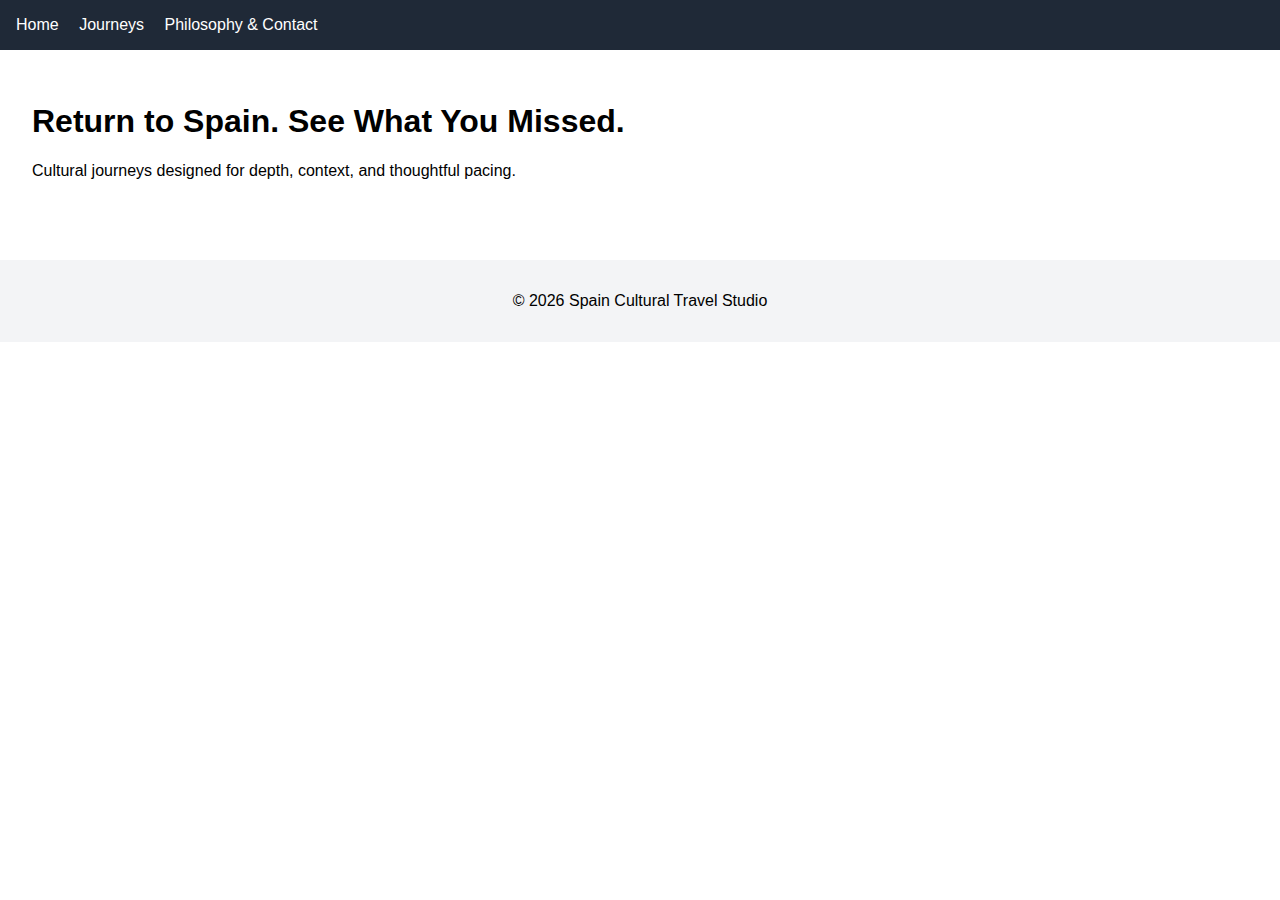
<file: html-css/event-center/index.html>
<!doctype html>
<html lang="en">
  <head>
    <meta charset="UTF-8" />
    <meta name="viewport" content="width=device-width, initial-scale=1.0" />
    <title>Spain Cultural Travel Studio</title>
    <link rel="stylesheet" href="styles/main.css" />
  </head>
  <body>
    <header>
      <nav>
        <a href="index.html">Home</a>
        <a href="journeys.html">Journeys</a>
        <a href="philosophy.html">Philosophy & Contact</a>
      </nav>
    </header>

    <main>
      <h1>Return to Spain. See What You Missed.</h1>
      <p>
        Cultural journeys designed for depth, context, and thoughtful pacing.
      </p>
    </main>

    <footer>
      <p>© 2026 Spain Cultural Travel Studio</p>
    </footer>
  </body>
</html>
</file>
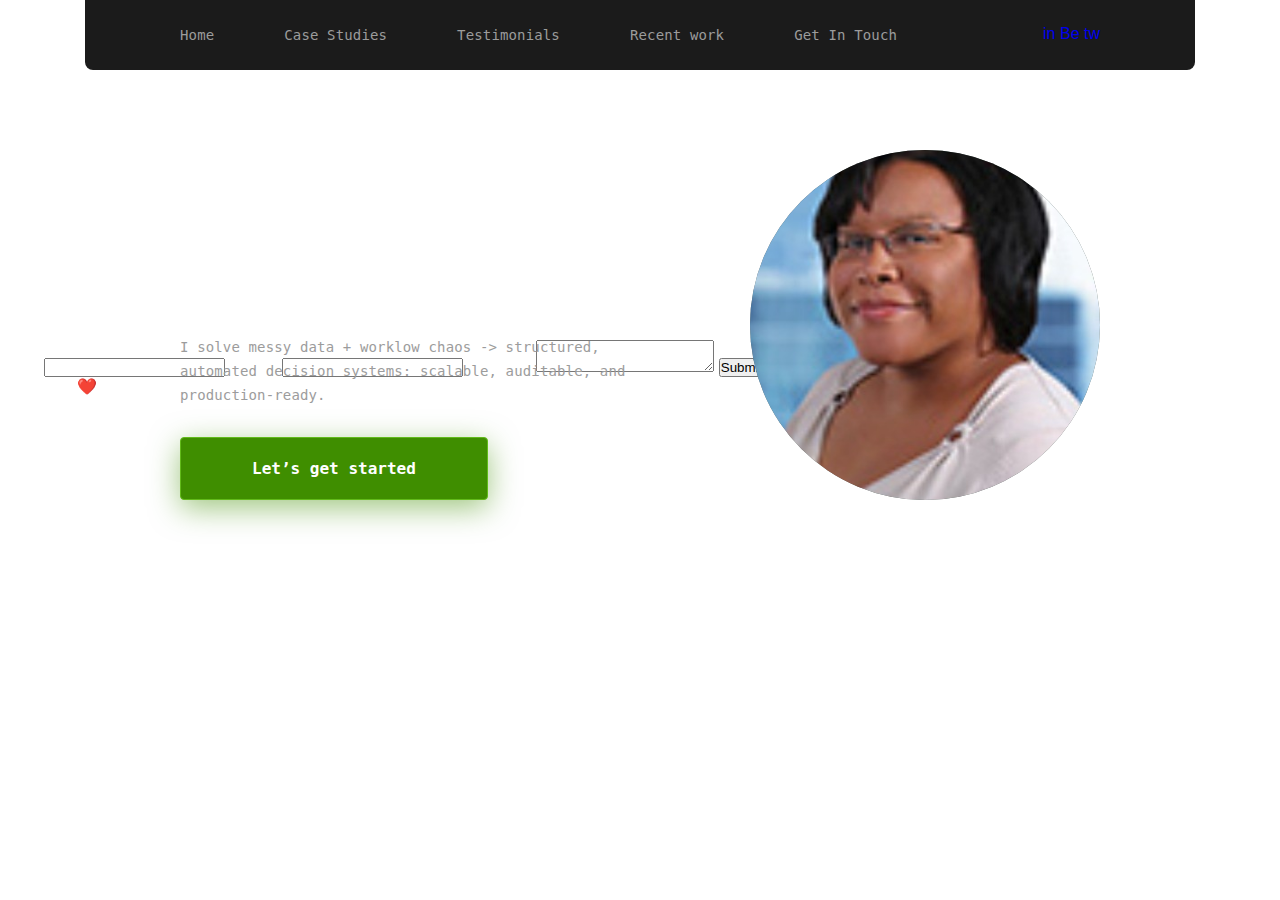
<file: html-css/figma-landing/index.html>
<!doctype html>
<html lang="en">
  <head>
    <meta charset="UTF-8" />
    <meta name="viewport" content="width=device-width, initial-scale=1.0" />
    <title>Figma Landing Page</title>
    <link rel="stylesheet" href="css/styles.css" />
  </head>
  <body>
    <header class="site-header">
      <div class="nav-box">
        <nav class="main-nav">
          <a href="#">Home</a>
          <a href="#">Case Studies</a>
          <a href="#">Testimonials</a>
          <a href="#">Recent work</a>
          <a href="#">Get In Touch</a>
        </nav>

        <div class="social-links">
          <a href="#" aria-label="LinkedIn">in</a>
          <a href="#" aria-label="Behance">Be</a>
          <a href="#" aria-label="Twitter">tw</a>
        </div>
      </div>
    </header>

    <main>
      <section class="hero">
        <div class="container hero-container">
          <div class="hero-text">
            <h1>Kathy Matos Linares</h1>
            <p>
              I solve messy data + worklow chaos -> structured, automated decision systems: 
              scalable, auditable, and production-ready.
            </p>
            <a href="#" class="hero-button">Let’s get started</a>
          </div>

          <div class="hero-image">
            <div class="hero-image-frame">
              <img src="images/Profile Pic - KML.jpg" alt="Portrait photo" />
            </div>
          </div>
      </section>

      <section class="worked-with">
        <h3>Worked with</h3>
        <div>
          <div>Logo</div>
          <div>Logo</div>
          <div>Logo</div>
          <div>Logo</div>
          <div>Logo</div>
        </div>
      </section>

      <section class="recent-work">
        <h2>Recent Work</h2>
        <p>Here are a few projects I've worked on.</p>

        <div>
          <div>Project 1</div>
          <div>Project 2</div>
        </div>
      </section>

      <section class="testimonials">
        <h2>Testimonials</h2>
        <p>People I’ve worked with.</p>

        <div>
          <div>Testimonial</div>
          <div>Testimonial</div>
          <div>Testimonial</div>
          <div>Testimonial</div>
        </div>
      </section>

      <section class="contact">
        <h2>Get In Touch</h2>

        <form>
          <label>Email</label>
          <input type="email" />

          <label>Mobile</label>
          <input type="tel" />

          <label>Message</label>
          <textarea></textarea>

          <button>Submit</button>
        </form>
      </section>
    </main>

    <footer>
      <p>Made with ❤️</p>
    </footer>
  </body>
</html>
</file>
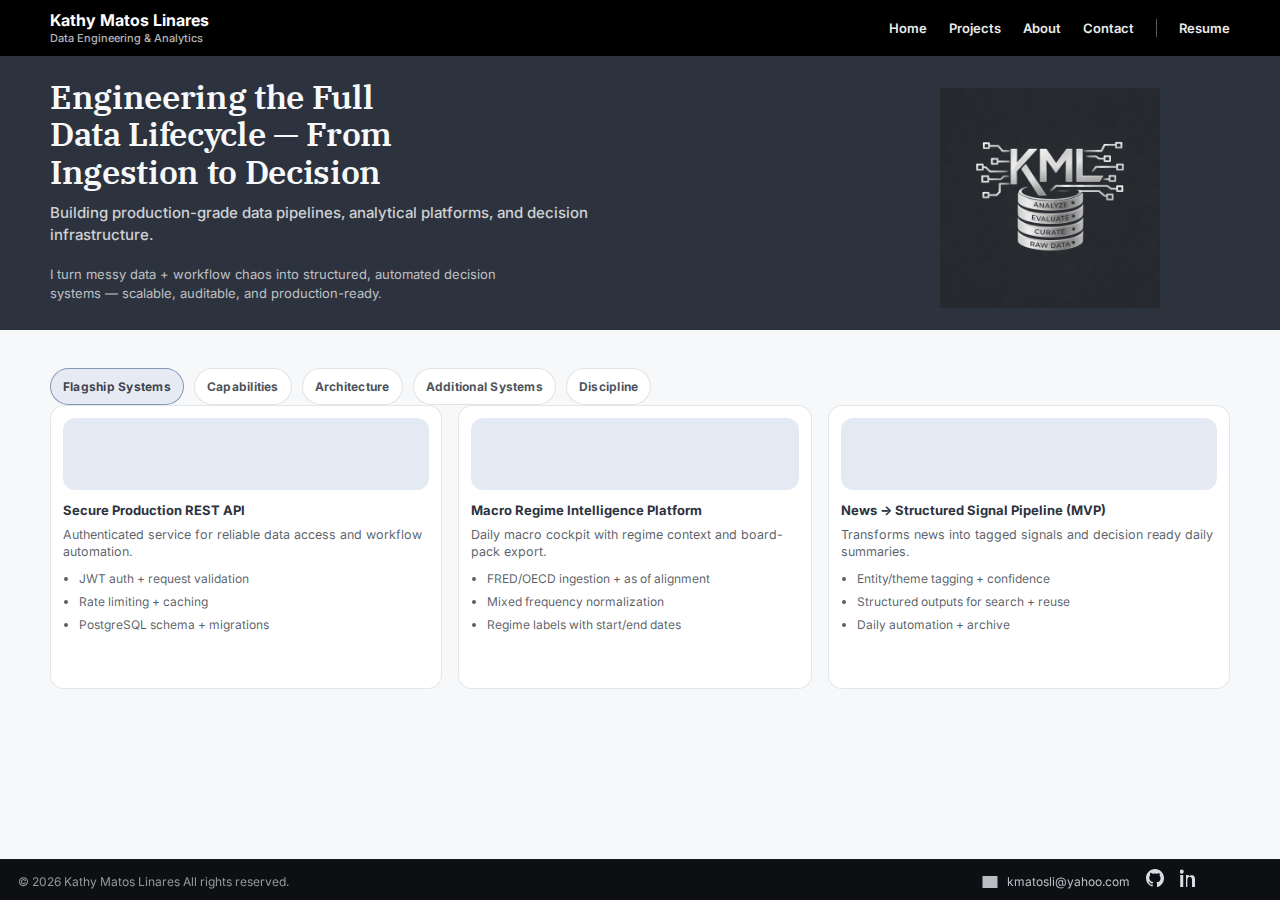
<file: html-css/portfolio-challenge/index.html>
<!doctype html>
<html lang="en">
  <head>
    <!-- ============================================================
       KML — Landing Page (index.html)
       What this file does:
       - Defines the semantic HTML structure for the landing page
       - Includes required sections: Nav, Hero, Projects, Footer
       - Provides hooks for CSS + JS (hamburger menu, layout, components)
       Notes:
       - Styling lives in /css/*.css (linked below)
       - Interactions live in /js/*.js (linked below)
       ============================================================ -->
    <meta charset="UTF-8" />
    <meta name="viewport" content="width=device-width, initial-scale=1.0" />
    <meta
      name="description"
      content="Portfolio landing page showcasing data engineering, analytics infrastructure, and quantitative systems."
    />

    <title>Kathy Matos Linares | Data Engineering & Analytics</title>

    <!-- # ---- CSS (no styling here; just hooks) ---- -->
    <link rel="preconnect" href="https://fonts.googleapis.com" />
    <link rel="preconnect" href="https://fonts.gstatic.com" crossorigin />
    <link
      href="https://fonts.googleapis.com/css2?family=Inter:wght@400;500;600;700&family=IBM+Plex+Serif:wght@400;500;600&display=swap"
      rel="stylesheet"
    />
    <link rel="stylesheet" href="css/base.css" />
    <link rel="stylesheet" href="css/layout.css" />
    <link rel="stylesheet" href="css/components.css" />
    <link rel="stylesheet" href="css/pages.css" />
    <link rel="stylesheet" href="css/responsive.css" />
  </head>

  <body>
    <!-- ============================================================
       # ---- Header + Navigation Bar (Required) ----
       Requirements:
       - Uses <nav>, <ul>, <li>, <a>
       - Includes at least 4 links: Home, About, Projects, Contact
       - Desktop: traditional menu bar
       - Mobile: hamburger menu that reveals links on click
       ============================================================ -->
    <header class="site-header" role="banner">
      <nav class="container header-inner" aria-label="Primary Navigation">
        <div class="brand">
          <a class="brand-link" href="index.html" aria-label="Go to Home">
            <span class="brand-name">Kathy Matos Linares</span>
            <span class="brand-subtitle">Data Engineering &amp; Analytics</span>
          </a>
        </div>

        <ul class="navlinks">
          <li><a href="index.html">Home</a></li>
          <li><a href="projects.html">Projects</a></li>
          <li><a href="about.html">About</a></li>
          <li><a href="contact.html">Contact</a></li>

          <li class="nav-divider" aria-hidden="true"></li>

          <li><a class="resume-link" href="resume.html">Resume</a></li>
        </ul>
      </nav>
    </header>

    <!-- ============================================================
       # ---- Main Content ----
       ============================================================ -->
    <main>
      <!-- ============================================================
         # ---- Hero Section (Required) ----
         Requirements:
         - Two columns: text left, logo/visual right
         - Welcome message introducing myself
         - Short description (1–2 sentences)
         ============================================================ -->
      <section class="hero" aria-label="Introduction">
        <div class="container hero-inner">
          <div class="hero-text">
            <!-- Left column: hero copy -->
            <h1 class="hero-title">
              Engineering the Full Data Lifecycle — From Ingestion to Decision
            </h1>

            <p class="hero-subtitle">
              Building production-grade data pipelines, analytical platforms,
              and decision infrastructure.
            </p>

            <div class="hero-subtitle" aria-hidden="true"></div>

            <p class="hero-specialization">
              I turn messy data + workflow chaos into structured, automated decision systems — scalable, auditable, and production-ready.
            </p>


          </div>

          <!-- Right column: logo / visual -->
          <div class="hero-visual" aria-label="Logo">
            <img
              class="hero-logo"
              src="assets/images/kml_logo.png"
              alt="Kathy Matos logo"
            />
          </div>
       
        </div>
      </section>

      <!-- ============================================================
         # ---- Tabbed Content Strip (No-Scroll Homepage) ----
         Goal:
         - Keep homepage within one viewport (No Vertical Scroll)
         - Present senior hierarchy via tabs:
            - Flagship Systems
            - Engineering Capabilities
            - Architecture Thinking
            - Additional Systems
            - Development Discipline
         ============================================================ -->

      <section class="home-panels" aria-label="Homepage Panels">
        <div class="container home-panels-inner">
          <!-- Tabs -->
          <div class="tabs" role="tablist" aria-label="Homepage sections">
            <button
              class="tab is-active"
              role="tab"
              aria-selected="false"
              aria-controls="panel-flagship"
              id="tab-flagship"
            >
              Flagship Systems
            </button>
            <button
              class="tab"
              role="tab"
              aria-selected="false"
              aria-controls="panel-capabilities"
              id="tab-capabilities"
            >
              Capabilities
            </button>
            <button
              class="tab"
              role="tab"
              aria-selected="false"
              aria-controls="panel-architecture"
              id="tab-architecture"
            >
              Architecture
            </button>
            <button
              class="tab"
              role="tab"
              aria-selected="false"
              aria-controls="panel-additional"
              id="tab-additional"
            >
              Additional Systems
            </button>
            <button
              class="tab"
              role="tab"
              aria-selected="false"
              aria-controls="panel-discipline"
              id="tab-discipline"
            >
              Discipline
            </button>
          </div>

              <div class="projects-grid">
                <article class="project card">
                  <div class="project-img"></div>
                  <h3 class="project-title">Secure Production REST API</h3>
                  <p class="project-identity">
                    Authenticated service for reliable data access and workflow
                    automation.
                  </p>
                  <ul class="project-highlights">
                    <li>JWT auth + request validation</li>
                    <li>Rate limiting + caching</li>
                    <li>PostgreSQL schema + migrations</li>
                  </ul>
                  <ul class="project-tags" aria-label="Tech stack">
                    <li class="tag">Python</li>
                    <li class="tag">FastAPI</li>
                    <li class="tag">PostgreSQL</li>
                    <li class="tag">Docker</li>
                  </ul>
                </article>

                <article class="project card">
                  <div class="project-img"></div>
                  <h3 class="project-title">
                    Macro Regime Intelligence Platform
                  </h3>
                  <p class="project-identity">
                    Daily macro cockpit with regime context and board-pack
                    export.
                  </p>
                  <ul class="project-highlights">
                    <li>FRED/OECD ingestion + as of alignment</li>
                    <li>Mixed frequency normalization</li>
                    <li>Regime labels with start/end dates</li>
                  </ul>
                  <ul class="project-tags" aria-label="Tech stack">
                    <li class="tag">R</li>
                    <li class="tag">Shiny</li>
                    <li class="tag">Quarto</li>
                    <li class="tag">FRED/OECD</li>
                  </ul>
                </article>

                <article class="project card">
                  <div class="project-img"></div>
                  <h3 class="project-title">
                    News → Structured Signal Pipeline (MVP)
                  </h3>
                  <p class="project-identity">
                    Transforms news into tagged signals and decision ready daily
                    summaries.
                  </p>
                  <ul class="project-highlights">
                    <li>Entity/theme tagging + confidence</li>
                    <li>Structured outputs for search + reuse</li>
                    <li>Daily automation + archive</li>
                  </ul>
                  <ul class="project-tags" aria-label="Tech stack">
                    <li class="tag">Python</li>
                    <li class="tag">ETL</li>
                    <li class="tag">LLM Assist</li>
                    <li class="tag">Scheduling</li>
                  </ul>
                </article>
              </div>
            </div>
          </div>
        </div>
      </section>
    </main>

    <!-- ============================================================
       # ---- Footer (Required) ----
       Requirements:
       - Privacy Policy
       - Terms of Use
       - Github
       - LinkedIn
       - Contact info
       ============================================================ -->
    <footer class="site-footer">
      <div class="container footer-inner">
        <!-- Left Side -->
        <div class="footer-left">
          <p>© 2026 Kathy Matos Linares All rights reserved.</p>
        </div>

        <!-- Right Side -->
        <div class="footer-right">
          <!-- Email -->
          <div class="footer-email">
            <a href="mailto:kmatosli@yahoo.com" class="email-link">
              <!-- Envelope Icon-->
              <svg
                viewBox="0 0 24 24"
                width="18"
                height="18"
                fill="currentColor"
              >
                <path d="M2 4h20v16H2V4zm10 7L3.5 6h17L12 11z" />
              </svg>

              <span>kmatosli@yahoo.com</span>
            </a>
          </div>

          <!-- GitHub -->
          <a
            href="https://github.com/kmatosli"
            target="blank"
            aria-label="GitHub Profile"
            class="footer-icon"
          >
            <svg
              viewBox=" 0 0 24 24"
              width="18"
              height="18"
              fill="currentColor"
            >
              <path
                d="M12 0C5.37 0 0 5.37 0 12a12 12 0 008.2 11.4c.6.1.8-.26.8-.58
              0-.28-.01-1.02-.02-2-3.34.73-4.04-1.61-4.04-1.61-.55-1.4-1.35-1.77-1.35-1.77
              -1.1-.75.08-.73.08-.73 1.22.08 1.86 1.25 1.86 1.25
              1.08 1.85 2.84 1.32 3.53 1 .1-.78.42-1.32.76-1.62
              -2.66-.3-5.46-1.33-5.46-5.93
              0-1.31.47-2.38 1.24-3.22-.12-.3-.54-1.52.12-3.17
              0 0 1-.32 3.3 1.23a11.4 11.4 0 016 0C17 5.36 18 5.68 18 5.68
              c.66 1.65.24 2.87.12 3.17.77.84 1.24 1.91 1.24 3.22
              0 4.61-2.8 5.62-5.47 5.92.43.37.82 1.1.82 2.22
              0 1.6-.01 2.89-.01 3.29
              0 .32.2.69.81.57A12 12 0 0024 12c0-6.63-5.37-12-12-12z"
              />
            </svg>
          </a>

          <!-- LinkedIn -->
          <a
            href="https://www.linkedin.com/in/kathy-matos-070802/"
            target="_blank"
            aria-label="LinkedIn Profile"
            class="footer-icon"
          >
            <svg
              viewBox=" 0 0 24 24"
              width="18"
              height="18"
              fill="currentColor"
            >
              <path
                d="M4.98 3.5C4.98 5 3.77 6.2 2.29 6.2
              0.8 6.2-.4 5  -.4 3.5
              -.4 2 0.8 0.8 2.29 0.8
              3.77 0.8 4.98 2 4.98 3.5zM.3 8h4v16h-4zM8 8h3.8v2.2h.1
              c.5-.9 1.7-1.8 3.6-1.8
              3.8 0 4.5 2.5 4.5 5.8v9.8h-4v-8.7
              c0-2.1 0-4.8-2.9-4.8
              -2.9 0-3.3 2.3-3.3 4.6v8.9H8z"
              />
            </svg>
          </a>
        </div>
      </div>
    </footer>
  </body>
</html>
</file>
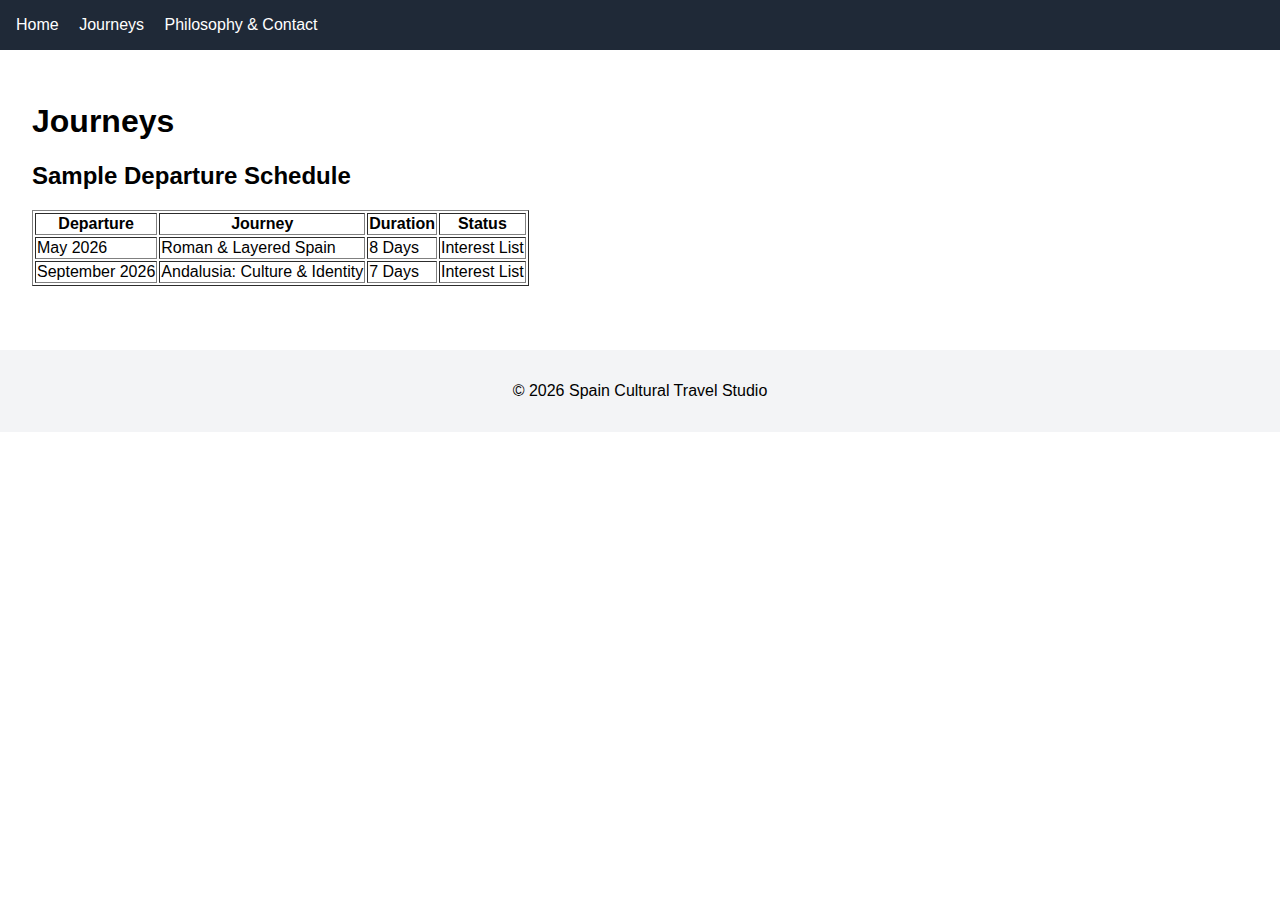
<file: html-css/event-center/journeys.html>
<!doctype html>
<html lang="en">
  <head>
    <meta charset="UTF-8" />
    <meta name="viewport" content="width=device-width, initial-scale=1.0" />
    <title>Journeys | Spain Cultural Travel Studio</title>
    <link rel="stylesheet" href="styles/main.css" />
  </head>
  <body>
    <header>
      <nav>
        <a href="index.html">Home</a>
        <a href="journeys.html">Journeys</a>
        <a href="philosophy.html">Philosophy & Contact</a>
      </nav>
    </header>

    <main>
      <h1>Journeys</h1>

      <h2>Sample Departure Schedule</h2>

      <table border="1">
        <thead>
          <tr>
            <th>Departure</th>
            <th>Journey</th>
            <th>Duration</th>
            <th>Status</th>
          </tr>
        </thead>
        <tbody>
          <tr>
            <td>May 2026</td>
            <td>Roman & Layered Spain</td>
            <td>8 Days</td>
            <td>Interest List</td>
          </tr>
          <tr>
            <td>September 2026</td>
            <td>Andalusia: Culture & Identity</td>
            <td>7 Days</td>
            <td>Interest List</td>
          </tr>
        </tbody>
      </table>
    </main>

    <footer>
      <p>© 2026 Spain Cultural Travel Studio</p>
    </footer>
  </body>
</html>
</file>
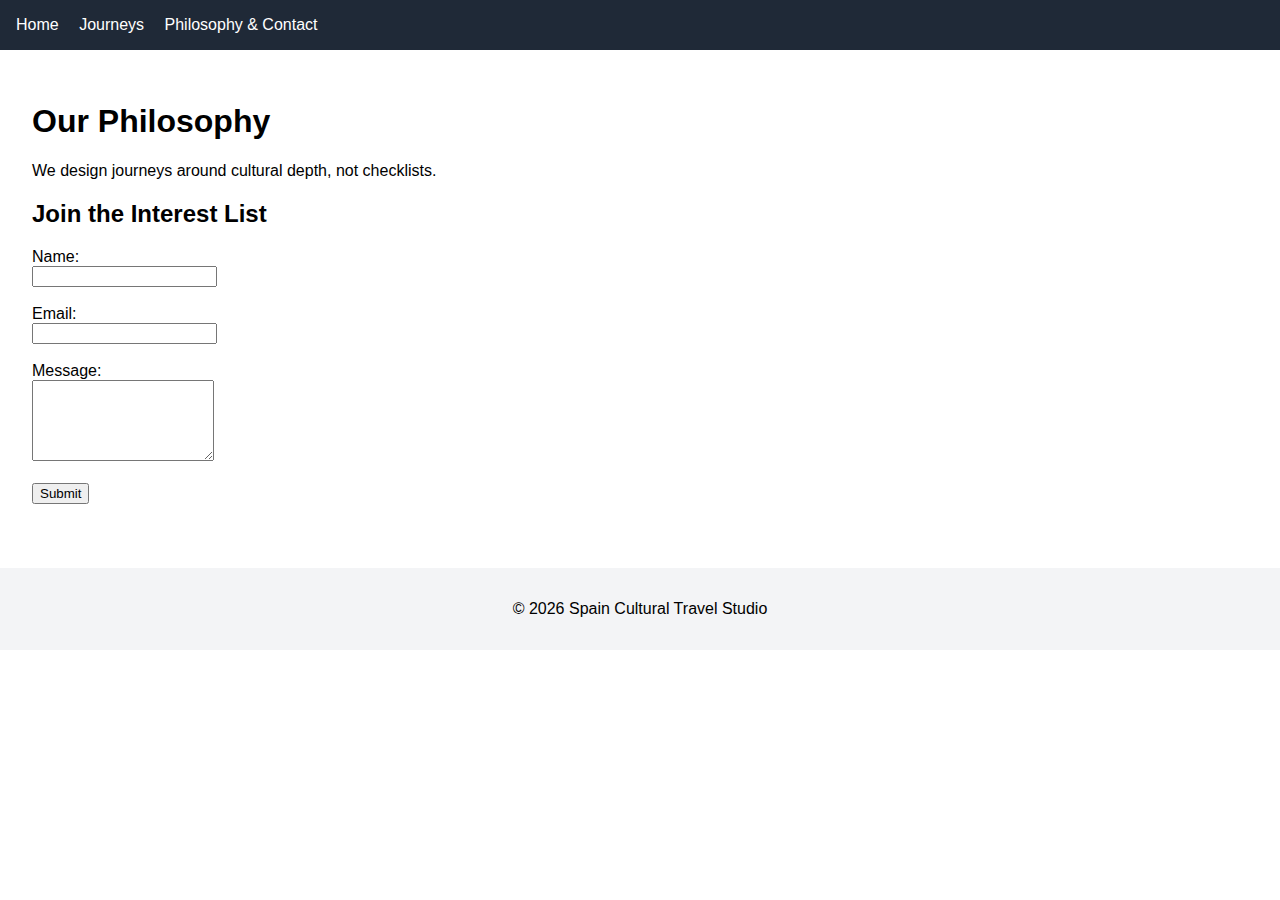
<file: html-css/event-center/philosophy.html>
<!doctype html>
<html lang="en">
  <head>
    <meta charset="UTF-8" />
    <meta name="viewport" content="width=device-width, initial-scale=1.0" />
    <title>Philosophy & Contact</title>
    <link rel="stylesheet" href="styles/main.css" />
  </head>
  <body>
    <header>
      <nav>
        <a href="index.html">Home</a>
        <a href="journeys.html">Journeys</a>
        <a href="philosophy.html">Philosophy & Contact</a>
      </nav>
    </header>

    <main>
      <h1>Our Philosophy</h1>
      <p>We design journeys around cultural depth, not checklists.</p>

      <h2>Join the Interest List</h2>

      <form>
        <label for="name">Name:</label><br />
        <input type="text" id="name" name="name" required /><br /><br />

        <label for="email">Email:</label><br />
        <input type="email" id="email" name="email" required /><br /><br />

        <label for="message">Message:</label><br />
        <textarea id="message" name="message" rows="5"></textarea><br /><br />

        <button type="submit">Submit</button>
      </form>
    </main>

    <footer>
      <p>© 2026 Spain Cultural Travel Studio</p>
    </footer>
  </body>
</html>
</file>
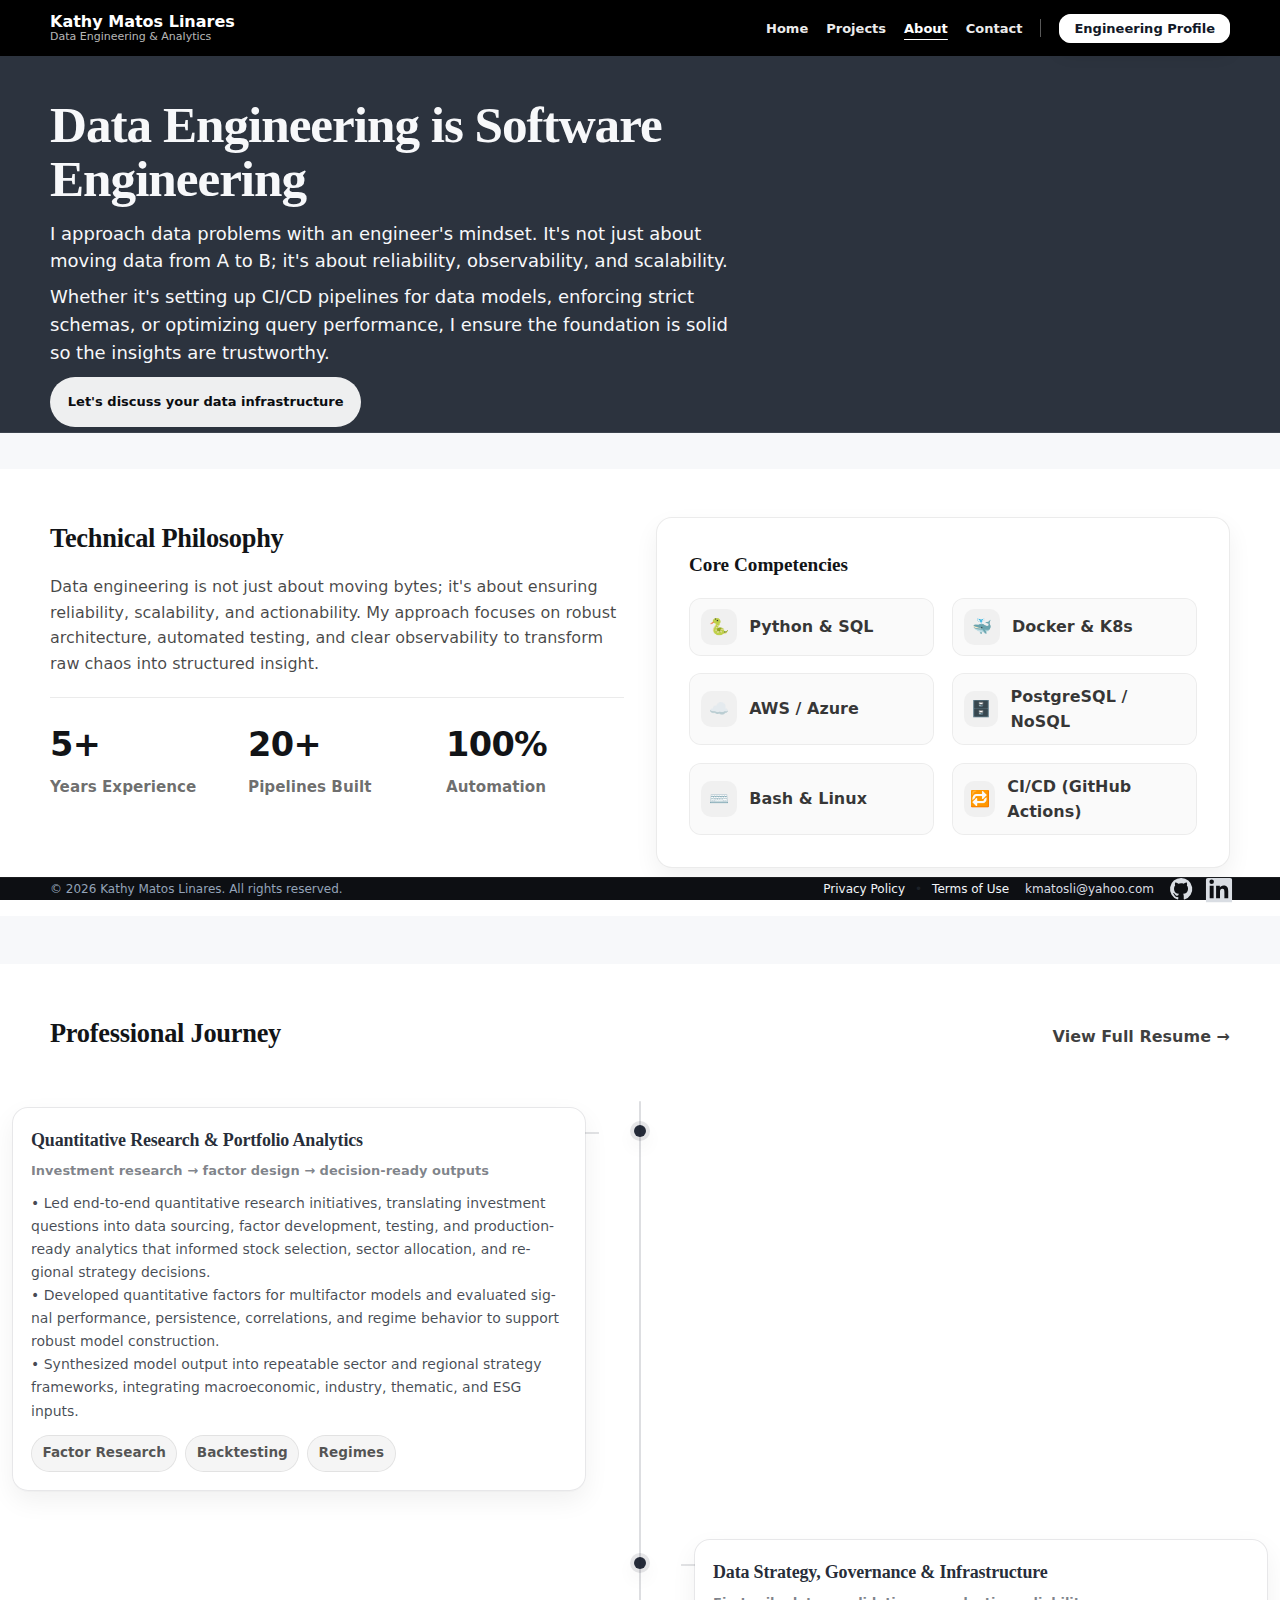
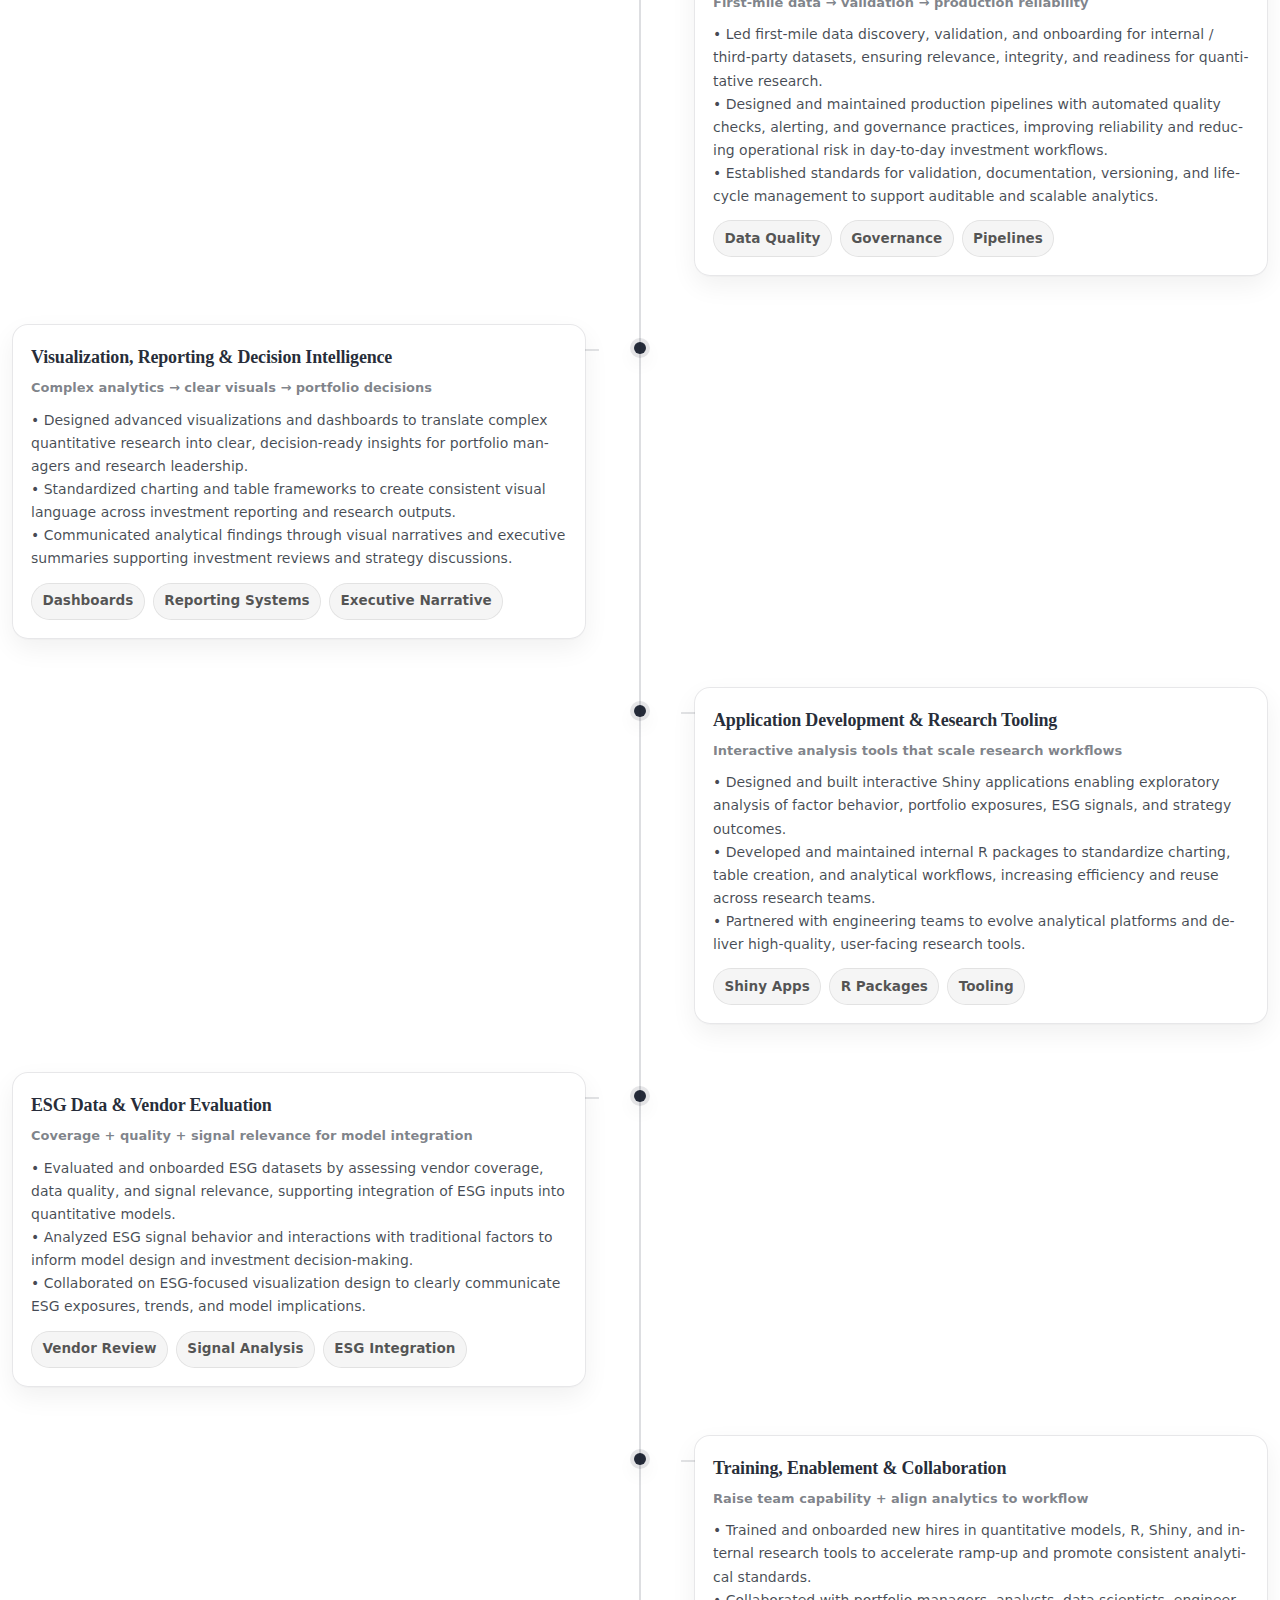
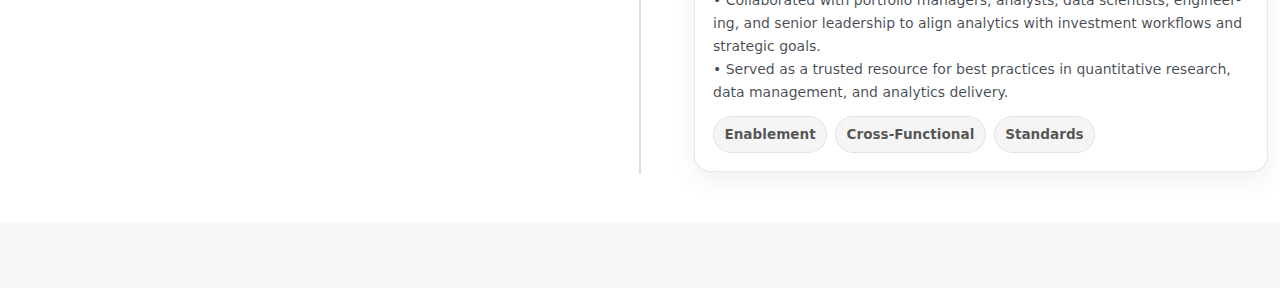
<file: html-css/portfolio-challenge/about.html>
<!-- about.html -->
<!doctype html>
<html lang="en">
  <head>
    <meta charset="UTF-8" />
    <meta name="viewport" content="width=device-width, initial-scale=1.0" />
    <title>About | Kathy Matos Linares</title>

    <!-- Shared site CSS -->
    <link rel="stylesheet" href="css/base.css" />
    <link rel="stylesheet" href="css/layout.css" />
    <link rel="stylesheet" href="css/pages.css" />
    <link rel="stylesheet" href="css/responsive.css" />

    <!-- Components -->
    <link rel="stylesheet" href="css/components/header.css" />
    <link rel="stylesheet" href="css/components/hero.css" />
    <link rel="stylesheet" href="css/components/timeline.css" />
    <link rel="stylesheet" href="css/components/footer.css" />

    <!-- Page-specific -->
    <link rel="stylesheet" href="css/about.css" />
  </head>

  <body class="page-about">
    <!-- Header (shared across site; do not modify header.css) -->
    <header class="site-header" role="banner">
      <nav class="container header-inner" aria-label="Primary Navigation">
        <div class="brand">
          <a class="brand-link" href="index.html" aria-label="Go to Home">
            <span class="brand-name">Kathy Matos Linares</span>
            <span class="brand-subtitle">Data Engineering &amp; Analytics</span>
          </a>
        </div>

        <ul class="navlinks">
          <li><a href="index.html">Home</a></li>
          <li><a href="projects.html">Projects</a></li>
          <li><a href="about.html" aria-current="page">About</a></li>
          <li><a href="contact.html">Contact</a></li>

          <li class="nav-divider" aria-hidden="true"></li>

          <li>
            <a class="navlink--resume" href="resume.html"
              >Engineering Profile</a
            >
          </li>
        </ul>
      </nav>
    </header>

    <main>
      <!-- HERO (compact, no right side) -->
      <section class="hero hero-dark" aria-labelledby="about-hero-title">
        <div class="container hero-inner">
          <div class="hero-left">
            <h1 id="about-hero-title">
              Data Engineering is Software Engineering
            </h1>

            <p class="hero-subtext">
              I approach data problems with an engineer's mindset. It's not just
              about moving data from A to B; it's about reliability,
              observability, and scalability.
            </p>

            <p class="hero-subtext">
              Whether it's setting up CI/CD pipelines for data models, enforcing
              strict schemas, or optimizing query performance, I ensure the
              foundation is solid so the insights are trustworthy.
            </p>

            <div class="hero-actions">
              <a class="btn btn-primary" href="contact.html">
                Let's discuss your data infrastructure
              </a>
            </div>
          </div>
        </div>
      </section>

      <!-- TECHNICAL PHILOSOPHY + CORE COMPETENCIES -->
      <section
        class="about-section about-philosophy"
        aria-labelledby="tech-philosophy-title"
      >
        <div class="container about-grid">
          <!-- Left -->
          <div class="about-col-left">
            <h2 id="tech-philosophy-title">Technical Philosophy</h2>

            <p class="about-lede">
              Data engineering is not just about moving bytes; it's about
              ensuring reliability, scalability, and actionability. My approach
              focuses on robust architecture, automated testing, and clear
              observability to transform raw chaos into structured insight.
            </p>

            <div class="about-stats" role="list" aria-label="Key metrics">
              <div class="stat" role="listitem">
                <div class="stat-value">5+</div>
                <div class="stat-label">Years Experience</div>
              </div>

              <div class="stat" role="listitem">
                <div class="stat-value">20+</div>
                <div class="stat-label">Pipelines Built</div>
              </div>

              <div class="stat" role="listitem">
                <div class="stat-value">100%</div>
                <div class="stat-label">Automation</div>
              </div>
            </div>
          </div>

          <!-- Right -->
          <div class="about-col-right">
            <div
              class="card competencies"
              aria-labelledby="core-competencies-title"
            >
              <h3 id="core-competencies-title">Core Competencies</h3>

              <div class="competency-grid">
                <div class="competency">
                  <span class="competency-icon" aria-hidden="true">🐍</span>
                  <span class="competency-text">Python &amp; SQL</span>
                </div>

                <div class="competency">
                  <span class="competency-icon" aria-hidden="true">🐳</span>
                  <span class="competency-text">Docker &amp; K8s</span>
                </div>

                <div class="competency">
                  <span class="competency-icon" aria-hidden="true">☁️</span>
                  <span class="competency-text">AWS / Azure</span>
                </div>

                <div class="competency">
                  <span class="competency-icon" aria-hidden="true">🗄️</span>
                  <span class="competency-text">PostgreSQL / NoSQL</span>
                </div>

                <div class="competency">
                  <span class="competency-icon" aria-hidden="true">⌨️</span>
                  <span class="competency-text">Bash &amp; Linux</span>
                </div>

                <div class="competency">
                  <span class="competency-icon" aria-hidden="true">🔁</span>
                  <span class="competency-text">CI/CD (GitHub Actions)</span>
                </div>
              </div>
            </div>
          </div>
        </div>
      </section>

      <!-- PROFESSIONAL JOURNEY (timeline) — substituted with your real capability areas -->
      <section
        class="about-section about-journey"
        aria-labelledby="professional-journey-title"
      >
        <div class="container">
          <div class="section-header">
            <h2 id="professional-journey-title">Professional Journey</h2>
            <a class="section-link" href="resume.html">View Full Resume →</a>
          </div>

          <div class="timeline" aria-label="Professional capabilities timeline">
            <!-- LEFT -->
            <article class="timeline-item timeline-item--left">
              <div class="timeline-card">
                <h3 class="timeline-role">
                  Quantitative Research &amp; Portfolio Analytics
                </h3>
                <p class="timeline-meta">
                  Investment research → factor design → decision-ready outputs
                </p>

                <p class="timeline-desc">
                  • Led end-to-end quantitative research initiatives,
                  translating investment questions into data sourcing, factor
                  development, testing, and production-ready analytics that
                  informed stock selection, sector allocation, and regional
                  strategy decisions.
                </p>
                <p class="timeline-desc">
                  • Developed quantitative factors for multifactor models and
                  evaluated signal performance, persistence, correlations, and
                  regime behavior to support robust model construction.
                </p>
                <p class="timeline-desc">
                  • Synthesized model output into repeatable sector and regional
                  strategy frameworks, integrating macroeconomic, industry,
                  thematic, and ESG inputs.
                </p>

                <div class="timeline-tags" aria-label="Themes">
                  <span class="tag">Factor Research</span>
                  <span class="tag">Backtesting</span>
                  <span class="tag">Regimes</span>
                </div>
              </div>
            </article>

            <!-- RIGHT -->
            <article class="timeline-item timeline-item--right">
              <div class="timeline-card">
                <h3 class="timeline-role">
                  Data Strategy, Governance &amp; Infrastructure
                </h3>
                <p class="timeline-meta">
                  First-mile data → validation → production reliability
                </p>

                <p class="timeline-desc">
                  • Led first-mile data discovery, validation, and onboarding
                  for internal / third-party datasets, ensuring relevance,
                  integrity, and readiness for quantitative research.
                </p>
                <p class="timeline-desc">
                  • Designed and maintained production pipelines with automated
                  quality checks, alerting, and governance practices, improving
                  reliability and reducing operational risk in day-to-day
                  investment workflows.
                </p>
                <p class="timeline-desc">
                  • Established standards for validation, documentation,
                  versioning, and lifecycle management to support auditable and
                  scalable analytics.
                </p>

                <div class="timeline-tags" aria-label="Themes">
                  <span class="tag">Data Quality</span>
                  <span class="tag">Governance</span>
                  <span class="tag">Pipelines</span>
                </div>
              </div>
            </article>

            <!-- LEFT -->
            <article class="timeline-item timeline-item--left">
              <div class="timeline-card">
                <h3 class="timeline-role">
                  Visualization, Reporting &amp; Decision Intelligence
                </h3>
                <p class="timeline-meta">
                  Complex analytics → clear visuals → portfolio decisions
                </p>

                <p class="timeline-desc">
                  • Designed advanced visualizations and dashboards to translate
                  complex quantitative research into clear, decision-ready
                  insights for portfolio managers and research leadership.
                </p>
                <p class="timeline-desc">
                  • Standardized charting and table frameworks to create
                  consistent visual language across investment reporting and
                  research outputs.
                </p>
                <p class="timeline-desc">
                  • Communicated analytical findings through visual narratives
                  and executive summaries supporting investment reviews and
                  strategy discussions.
                </p>

                <div class="timeline-tags" aria-label="Themes">
                  <span class="tag">Dashboards</span>
                  <span class="tag">Reporting Systems</span>
                  <span class="tag">Executive Narrative</span>
                </div>
              </div>
            </article>

            <!-- RIGHT -->
            <article class="timeline-item timeline-item--right">
              <div class="timeline-card">
                <h3 class="timeline-role">
                  Application Development &amp; Research Tooling
                </h3>
                <p class="timeline-meta">
                  Interactive analysis tools that scale research workflows
                </p>

                <p class="timeline-desc">
                  • Designed and built interactive Shiny applications enabling
                  exploratory analysis of factor behavior, portfolio exposures,
                  ESG signals, and strategy outcomes.
                </p>
                <p class="timeline-desc">
                  • Developed and maintained internal R packages to standardize
                  charting, table creation, and analytical workflows, increasing
                  efficiency and reuse across research teams.
                </p>
                <p class="timeline-desc">
                  • Partnered with engineering teams to evolve analytical
                  platforms and deliver high-quality, user-facing research
                  tools.
                </p>

                <div class="timeline-tags" aria-label="Themes">
                  <span class="tag">Shiny Apps</span>
                  <span class="tag">R Packages</span>
                  <span class="tag">Tooling</span>
                </div>
              </div>
            </article>

            <!-- LEFT -->
            <article class="timeline-item timeline-item--left">
              <div class="timeline-card">
                <h3 class="timeline-role">ESG Data &amp; Vendor Evaluation</h3>
                <p class="timeline-meta">
                  Coverage + quality + signal relevance for model integration
                </p>

                <p class="timeline-desc">
                  • Evaluated and onboarded ESG datasets by assessing vendor
                  coverage, data quality, and signal relevance, supporting
                  integration of ESG inputs into quantitative models.
                </p>
                <p class="timeline-desc">
                  • Analyzed ESG signal behavior and interactions with
                  traditional factors to inform model design and investment
                  decision-making.
                </p>
                <p class="timeline-desc">
                  • Collaborated on ESG-focused visualization design to clearly
                  communicate ESG exposures, trends, and model implications.
                </p>

                <div class="timeline-tags" aria-label="Themes">
                  <span class="tag">Vendor Review</span>
                  <span class="tag">Signal Analysis</span>
                  <span class="tag">ESG Integration</span>
                </div>
              </div>
            </article>

            <!-- RIGHT -->
            <article class="timeline-item timeline-item--right">
              <div class="timeline-card">
                <h3 class="timeline-role">
                  Training, Enablement &amp; Collaboration
                </h3>
                <p class="timeline-meta">
                  Raise team capability + align analytics to workflow
                </p>

                <p class="timeline-desc">
                  • Trained and onboarded new hires in quantitative models, R,
                  Shiny, and internal research tools to accelerate ramp-up and
                  promote consistent analytical standards.
                </p>
                <p class="timeline-desc">
                  • Collaborated with portfolio managers, analysts, data
                  scientists, engineering, and senior leadership to align
                  analytics with investment workflows and strategic goals.
                </p>
                <p class="timeline-desc">
                  • Served as a trusted resource for best practices in
                  quantitative research, data management, and analytics
                  delivery.
                </p>

                <div class="timeline-tags" aria-label="Themes">
                  <span class="tag">Enablement</span>
                  <span class="tag">Cross-Functional</span>
                  <span class="tag">Standards</span>
                </div>
              </div>
            </article>
          </div>
        </div>
      </section>

      <!-- NOTE: "Let's talk" section intentionally removed to avoid duplicating footer contact -->
    </main>

    <!-- Footer (shared; do not modify footer.css) -->
    <footer class="site-footer">
      <div class="container">
        <div class="footer-inner">
          <div class="footer-left">
            <p>© 2026 Kathy Matos Linares. All rights reserved.</p>
          </div>

          <div class="footer-right">
            <nav class="footer-legal" aria-label="Legal">
              <a class="footer-link" href="privacy.html">Privacy Policy</a>
              <span class="footer-dot" aria-hidden="true">•</span>
              <a class="footer-link" href="terms.html">Terms of Use</a>
            </nav>

            <a
              href="mailto:kmatosli@yahoo.com"
              class="email-link"
              aria-label="Email Kathy"
            >
              <span>kmatosli@yahoo.com</span>
            </a>

            <!-- SVG icons (no "GitHub LinkedIn" text) -->
            <a
              href="https://github.com/kmatosli"
              target="_blank"
              rel="noreferrer"
              aria-label="GitHub Profile"
              class="footer-icon"
            >
              <svg
                viewBox="0 0 24 24"
                width="18"
                height="18"
                aria-hidden="true"
                focusable="false"
              >
                <path
                  fill="currentColor"
                  d="M12 2a10 10 0 0 0-3.16 19.49c.5.09.68-.22.68-.48v-1.7c-2.77.6-3.35-1.34-3.35-1.34-.45-1.15-1.1-1.46-1.1-1.46-.9-.62.07-.61.07-.61 1 .07 1.52 1.03 1.52 1.03.89 1.53 2.34 1.09 2.91.83.09-.65.35-1.09.63-1.34-2.21-.25-4.54-1.11-4.54-4.95 0-1.09.39-1.99 1.03-2.69-.1-.25-.45-1.27.1-2.64 0 0 .84-.27 2.75 1.03A9.6 9.6 0 0 1 12 6.84c.85 0 1.7.11 2.5.33 1.91-1.3 2.75-1.03 2.75-1.03.55 1.37.2 2.39.1 2.64.64.7 1.03 1.6 1.03 2.69 0 3.85-2.34 4.7-4.57 4.95.36.31.68.93.68 1.88v2.78c0 .27.18.58.69.48A10 10 0 0 0 12 2z"
                />
              </svg>
            </a>

            <a
              href="https://www.linkedin.com/in/kathy-matos-070802/"
              target="_blank"
              rel="noreferrer"
              aria-label="LinkedIn Profile"
              class="footer-icon"
            >
              <svg
                viewBox="0 0 24 24"
                width="18"
                height="18"
                aria-hidden="true"
                focusable="false"
              >
                <path
                  fill="currentColor"
                  d="M20.45 20.45h-3.55v-5.57c0-1.33-.03-3.04-1.85-3.04-1.85 0-2.14 1.45-2.14 2.95v5.66H9.36V9h3.41v1.56h.05c.47-.9 1.62-1.85 3.34-1.85 3.57 0 4.23 2.35 4.23 5.41v6.33zM5.34 7.43a2.06 2.06 0 1 1 0-4.12 2.06 2.06 0 0 1 0 4.12zM7.12 20.45H3.56V9h3.56v11.45zM22 2H2a2 2 0 0 0-2 2v20a2 2 0 0 0 2 2h20a2 2 0 0 0 2-2V4a2 2 0 0 0-2-2z"
                />
              </svg>
            </a>
          </div>
        </div>
      </div>
    </footer>
  </body>
</html>
</file>
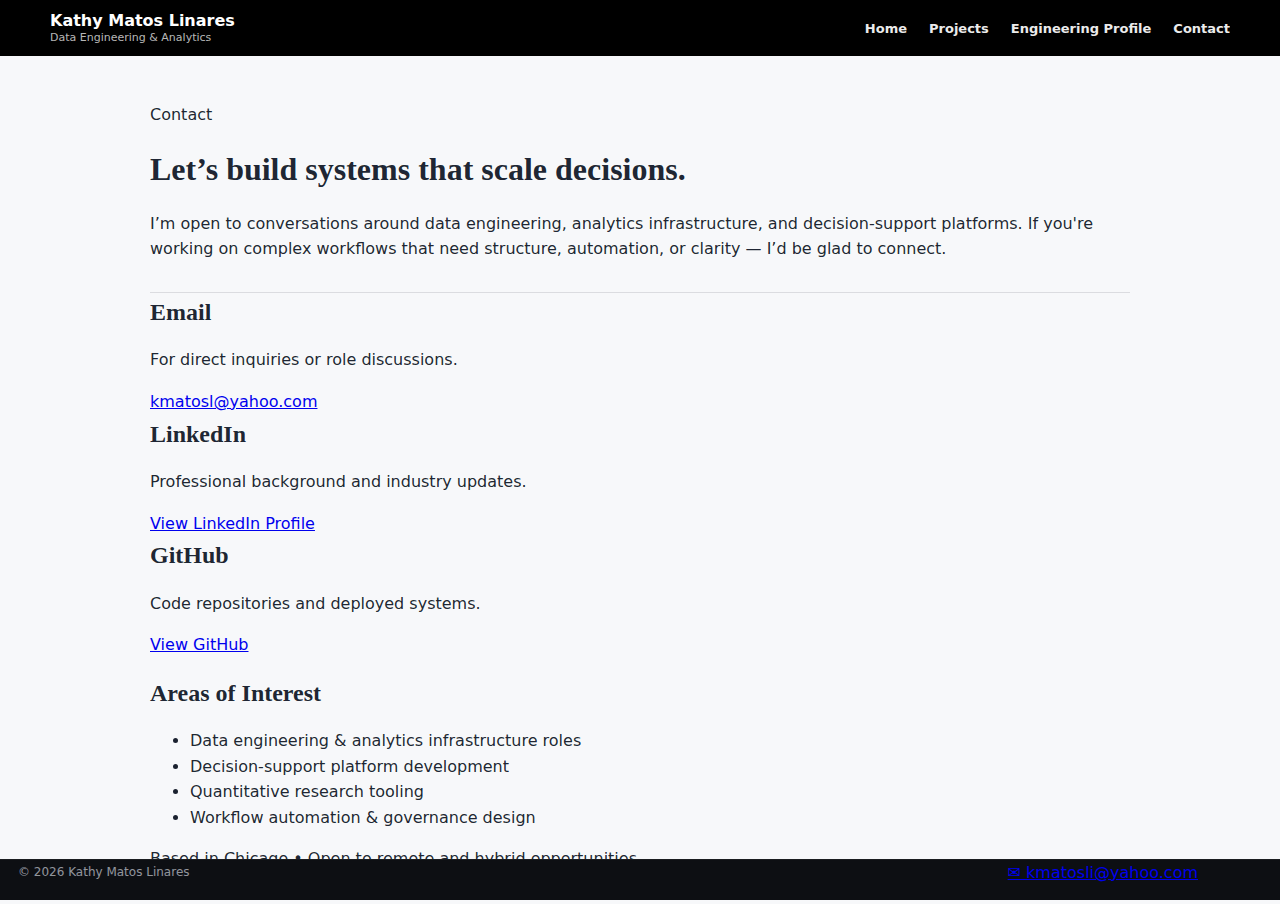
<file: html-css/portfolio-challenge/contact.html>
<!doctype html>
<html lang="en">
  <head>
    <meta charset="UTF-8" />
    <meta name="viewport" content="width=device-width, initial-scale=1.0" />
    <title>Contact | Kathy Matos Linares</title>

    <link rel="stylesheet" href="css/base.css" />
    <link rel="stylesheet" href="css/layout.css" />
    <link rel="stylesheet" href="css/components.css" />
    <link rel="stylesheet" href="css/contact.css" />
  </head>

  <body>
    <header class="site-header">
      <div class="container header-inner">
        <a class="brand-link" href="index.html">
          <span class="brand-name">Kathy Matos Linares</span>
          <span class="brand-subtitle">Data Engineering & Analytics</span>
        </a>

        <nav aria-label="Primary">
          <ul class="navlinks">
            <li><a href="index.html">Home</a></li>
            <li><a href="projects.html">Projects</a></li>
            <li><a href="resume.html">Engineering Profile</a></li>
            <li><a href="contact.html" aria-current="page">Contact</a></li>
          </ul>
        </nav>
      </div>
    </header>

    <main class="contact-page">
      <div class="container">
        <!-- HERO -->
        <section class="contact-hero">
          <p class="contact-kicker">Contact</p>
          <h1 class="contact-title">
            Let’s build systems that scale decisions.
          </h1>
          <p class="contact-lede">
            I’m open to conversations around data engineering, analytics
            infrastructure, and decision-support platforms. If you're working on
            complex workflows that need structure, automation, or clarity — I’d
            be glad to connect.
          </p>
        </section>

        <!-- CONTACT OPTIONS -->
        <section class="contact-grid">
          <div class="contact-card">
            <h2>Email</h2>
            <p>For direct inquiries or role discussions.</p>
            <a href="mailto:kmatosl@yahoo.com" class="contact-link">
              kmatosl@yahoo.com
            </a>
          </div>

          <div class="contact-card">
            <h2>LinkedIn</h2>
            <p>Professional background and industry updates.</p>
            <a
              href="https://www.linkedin.com/"
              target="_blank"
              class="contact-link"
            >
              View LinkedIn Profile
            </a>
          </div>

          <div class="contact-card">
            <h2>GitHub</h2>
            <p>Code repositories and deployed systems.</p>
            <a href="https://github.com/" target="_blank" class="contact-link">
              View GitHub
            </a>
          </div>
        </section>

        <!-- ENGAGEMENT TYPES -->
        <section class="contact-engagement">
          <h2>Areas of Interest</h2>

          <ul class="engagement-list">
            <li>Data engineering & analytics infrastructure roles</li>
            <li>Decision-support platform development</li>
            <li>Quantitative research tooling</li>
            <li>Workflow automation & governance design</li>
          </ul>

          <p class="engagement-note">
            Based in Chicago • Open to remote and hybrid opportunities.
          </p>
        </section>
      </div>
    </main>

    <footer class="site-footer">
      <div class="container footer-inner">
        <div class="footer-left">© 2026 Kathy Matos Linares</div>
        <div class="footer-right">
          <a href="mailto:kmatosli@yahoo.com">✉ kmatosli@yahoo.com</a>
        </div>
      </div>
    </footer>
  </body>
</html>
</file>
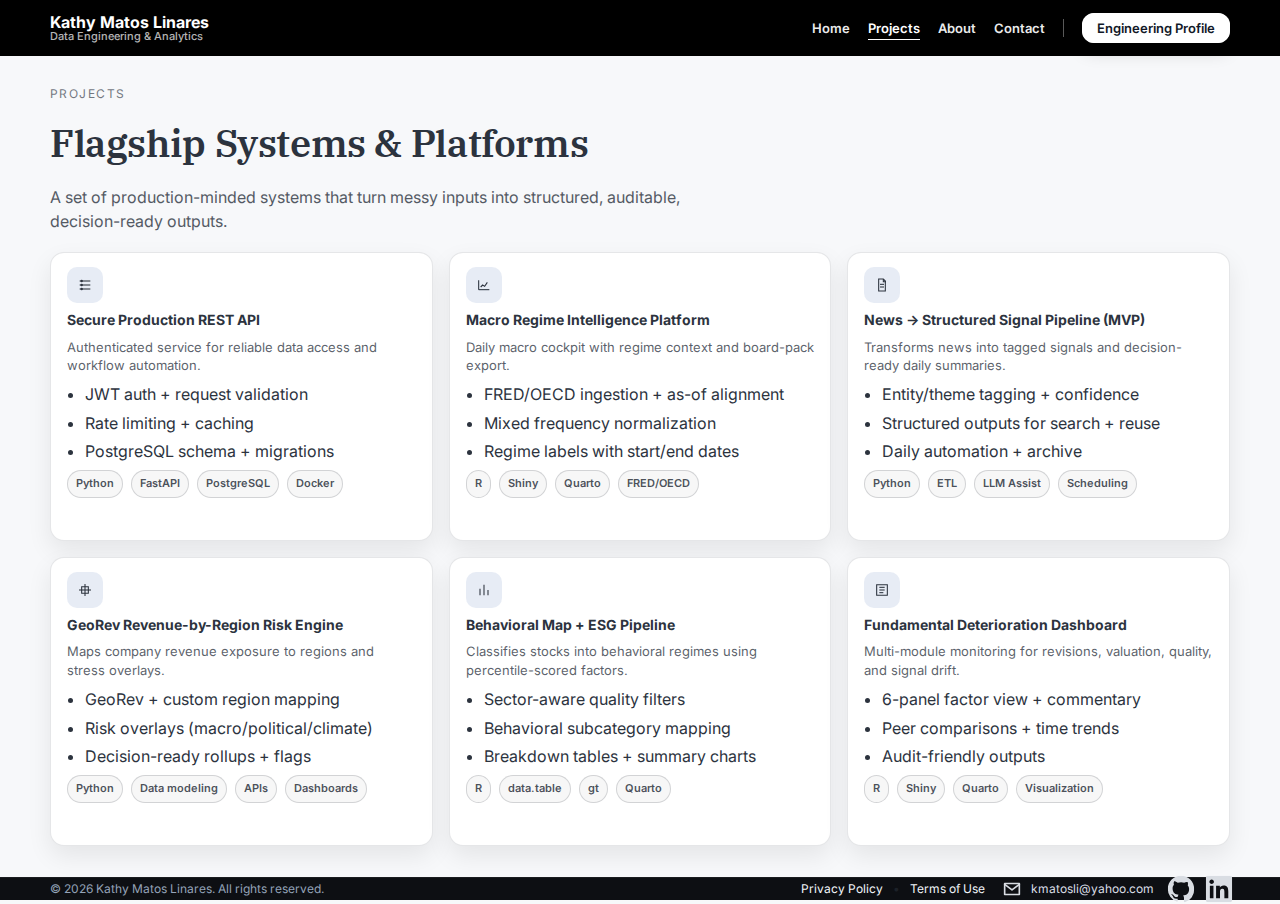
<file: html-css/portfolio-challenge/projects.html>
<!doctype html>
<html lang="en">
  <head>
    <meta charset="UTF-8" />
    <meta name="viewport" content="width=device-width, initial-scale=1.0" />
    <title>Projects | Kathy Matos Linares</title>

    <link rel="preconnect" href="https://fonts.googleapis.com" />
    <link rel="preconnect" href="https://fonts.gstatic.com" crossorigin />
    <link
      href="https://fonts.googleapis.com/css2?family=Inter:wght@400;500;600;700&family=IBM+Plex+Serif:wght@400;500;600&display=swap"
      rel="stylesheet"
    />

    <link rel="stylesheet" href="css/base.css" />
    <link rel="stylesheet" href="css/layout.css" />

    <!-- card + UI styles -->
    <link rel="stylesheet" href="css/components/project.css" />
    <link rel="stylesheet" href="css/components/ui.css" />

    <!-- IMPORTANT: header/footer match index -->
    <link rel="stylesheet" href="css/components/header.css" />
    <link rel="stylesheet" href="css/components/footer.css" />

    <link rel="stylesheet" href="css/pages.css" />
    <link rel="stylesheet" href="css/responsive.css" />

    <style>
      /* Minimal page scaffolding (safe, local to this page) */
      .projects-page {
        padding: 28px 0 18px 0;
      }
      .projects-head {
        margin: 0 0 18px 0;
      }
      .projects-kicker {
        margin: 0 0 10px 0;
        font-family: var(--font-sans);
        font-size: 12px;
        letter-spacing: 0.12em;
        text-transform: uppercase;
        opacity: 0.65;
      }
      .projects-title {
        margin: 0 0 10px 0;
        font-family: var(--font-serif);
        font-weight: 600;
        font-size: clamp(28px, 3vw, 40px);
        letter-spacing: -0.01em;
      }
      .projects-lede {
        margin: 0;
        max-width: 70ch;
        opacity: 0.8;
        line-height: 1.55;
      }
      .projects-grid-wrap {
        margin-top: 18px;
        display: grid;
        grid-template-columns: repeat(3, minmax(0, 1fr));
        gap: 16px;
        align-items: start;
      }
      @media (max-width: 980px) {
        .projects-grid-wrap {
          grid-template-columns: repeat(2, minmax(0, 1fr));
        }
      }
      @media (max-width: 640px) {
        .projects-grid-wrap {
          grid-template-columns: 1fr;
        }
      }
    </style>
  </head>

  <body class="page-projects">
    <header class="site-header" role="banner">
      <nav class="container header-inner" aria-label="Primary Navigation">
        <div class="brand">
          <a class="brand-link" href="index.html" aria-label="Go to Home">
            <span class="brand-name">Kathy Matos Linares</span>
            <span class="brand-subtitle">Data Engineering &amp; Analytics</span>
          </a>
        </div>

        <ul class="navlinks">
          <li><a href="index.html">Home</a></li>
          <li><a href="projects.html" aria-current="page">Projects</a></li>
          <li><a href="about.html">About</a></li>
          <li><a href="contact.html">Contact</a></li>

          <li class="nav-divider" aria-hidden="true"></li>

          <li>
            <a class="navlink--resume" href="resume.html"
              >Engineering Profile</a
            >
          </li>
        </ul>
      </nav>
    </header>

    <main class="projects-page">
      <div class="container">
        <header class="projects-head">
          <p class="projects-kicker">Projects</p>
          <h1 class="projects-title">Flagship Systems &amp; Platforms</h1>
          <p class="projects-lede">
            A set of production-minded systems that turn messy inputs into
            structured, auditable, decision-ready outputs.
          </p>
        </header>

        <section class="projects-grid-wrap" aria-label="Project cards">
          <!-- EXISTING 3 (from homepage) -->
          <article class="project card">
            <div class="project-icon" aria-hidden="true">
              <svg viewBox="0 0 24 24">
                <path d="M4 6h16"></path>
                <path d="M4 12h16"></path>
                <path d="M4 18h16"></path>
                <circle cx="7" cy="6" r="1"></circle>
                <circle cx="7" cy="12" r="1"></circle>
                <circle cx="7" cy="18" r="1"></circle>
              </svg>
            </div>
            <h3 class="project-title">Secure Production REST API</h3>
            <p class="project-identity">
              Authenticated service for reliable data access and workflow
              automation.
            </p>
            <ul class="project-highlights">
              <li>JWT auth + request validation</li>
              <li>Rate limiting + caching</li>
              <li>PostgreSQL schema + migrations</li>
            </ul>
            <ul class="project-tags" aria-label="Tech stack">
              <li class="tag">Python</li>
              <li class="tag">FastAPI</li>
              <li class="tag">PostgreSQL</li>
              <li class="tag">Docker</li>
            </ul>
          </article>

          <article class="project card">
            <div class="project-icon" aria-hidden="true">
              <svg viewBox="0 0 24 24">
                <path d="M4 19V5"></path>
                <path d="M4 19h16"></path>
                <path d="M7 15l3-3 3 2 4-6"></path>
              </svg>
            </div>
            <h3 class="project-title">Macro Regime Intelligence Platform</h3>
            <p class="project-identity">
              Daily macro cockpit with regime context and board-pack export.
            </p>
            <ul class="project-highlights">
              <li>FRED/OECD ingestion + as-of alignment</li>
              <li>Mixed frequency normalization</li>
              <li>Regime labels with start/end dates</li>
            </ul>
            <ul class="project-tags" aria-label="Tech stack">
              <li class="tag">R</li>
              <li class="tag">Shiny</li>
              <li class="tag">Quarto</li>
              <li class="tag">FRED/OECD</li>
            </ul>
          </article>

          <article class="project card">
            <div class="project-icon" aria-hidden="true">
              <svg viewBox="0 0 24 24">
                <path d="M7 3h7l3 3v15H7V3z"></path>
                <path d="M14 3v4h4"></path>
                <path d="M9 11h6"></path>
                <path d="M9 15h6"></path>
              </svg>
            </div>
            <h3 class="project-title">
              News → Structured Signal Pipeline (MVP)
            </h3>
            <p class="project-identity">
              Transforms news into tagged signals and decision-ready daily
              summaries.
            </p>
            <ul class="project-highlights">
              <li>Entity/theme tagging + confidence</li>
              <li>Structured outputs for search + reuse</li>
              <li>Daily automation + archive</li>
            </ul>
            <ul class="project-tags" aria-label="Tech stack">
              <li class="tag">Python</li>
              <li class="tag">ETL</li>
              <li class="tag">LLM Assist</li>
              <li class="tag">Scheduling</li>
            </ul>
          </article>

          <!-- ADDITIONAL 3 (you can rename later) -->
          <article class="project card">
            <div class="project-icon" aria-hidden="true">
              <svg viewBox="0 0 24 24">
                <path d="M3 12h18"></path>
                <path d="M12 3v18"></path>
                <path d="M7 7h10v10H7z"></path>
              </svg>
            </div>
            <h3 class="project-title">GeoRev Revenue-by-Region Risk Engine</h3>
            <p class="project-identity">
              Maps company revenue exposure to regions and stress overlays.
            </p>
            <ul class="project-highlights">
              <li>GeoRev + custom region mapping</li>
              <li>Risk overlays (macro/political/climate)</li>
              <li>Decision-ready rollups + flags</li>
            </ul>
            <ul class="project-tags" aria-label="Tech stack">
              <li class="tag">Python</li>
              <li class="tag">Data modeling</li>
              <li class="tag">APIs</li>
              <li class="tag">Dashboards</li>
            </ul>
          </article>

          <article class="project card">
            <div class="project-icon" aria-hidden="true">
              <svg viewBox="0 0 24 24">
                <path d="M6 20V10"></path>
                <path d="M12 20V4"></path>
                <path d="M18 20v-8"></path>
              </svg>
            </div>
            <h3 class="project-title">Behavioral Map + ESG Pipeline</h3>
            <p class="project-identity">
              Classifies stocks into behavioral regimes using percentile-scored
              factors.
            </p>
            <ul class="project-highlights">
              <li>Sector-aware quality filters</li>
              <li>Behavioral subcategory mapping</li>
              <li>Breakdown tables + summary charts</li>
            </ul>
            <ul class="project-tags" aria-label="Tech stack">
              <li class="tag">R</li>
              <li class="tag">data.table</li>
              <li class="tag">gt</li>
              <li class="tag">Quarto</li>
            </ul>
          </article>

          <article class="project card">
            <div class="project-icon" aria-hidden="true">
              <svg viewBox="0 0 24 24">
                <path d="M4 4h16v16H4z"></path>
                <path d="M8 8h8"></path>
                <path d="M8 12h8"></path>
                <path d="M8 16h6"></path>
              </svg>
            </div>
            <h3 class="project-title">Fundamental Deterioration Dashboard</h3>
            <p class="project-identity">
              Multi-module monitoring for revisions, valuation, quality, and
              signal drift.
            </p>
            <ul class="project-highlights">
              <li>6-panel factor view + commentary</li>
              <li>Peer comparisons + time trends</li>
              <li>Audit-friendly outputs</li>
            </ul>
            <ul class="project-tags" aria-label="Tech stack">
              <li class="tag">R</li>
              <li class="tag">Shiny</li>
              <li class="tag">Quarto</li>
              <li class="tag">Visualization</li>
            </ul>
          </article>
        </section>
      </div>
    </main>

    <footer class="site-footer">
      <div class="container footer-inner">
        <div class="footer-left">
          <p>© 2026 Kathy Matos Linares. All rights reserved.</p>
        </div>

        <div class="footer-right">
          <nav class="footer-legal" aria-label="Legal">
            <a class="footer-link" href="privacy.html">Privacy Policy</a>
            <span class="footer-dot" aria-hidden="true">•</span>
            <a class="footer-link" href="terms.html">Terms of Use</a>
          </nav>

          <a
            href="mailto:kmatosli@yahoo.com"
            class="email-link"
            aria-label="Email Kathy"
          >
            <svg
              viewBox="0 0 24 24"
              width="18"
              height="18"
              fill="none"
              stroke="currentColor"
              stroke-width="1.8"
              stroke-linecap="round"
              stroke-linejoin="round"
              aria-hidden="true"
            >
              <path d="M4 6h16v12H4z"></path>
              <path d="M4 7l8 6 8-6"></path>
            </svg>
            <span>kmatosli@yahoo.com</span>
          </a>

          <a
            href="https://github.com/kmatosli"
            target="_blank"
            rel="noreferrer"
            aria-label="GitHub Profile"
            class="footer-icon"
          >
            <svg
              viewBox="0 0 24 24"
              width="18"
              height="18"
              fill="currentColor"
              aria-hidden="true"
            >
              <path
                d="M12 0C5.37 0 0 5.37 0 12a12 12 0 008.2 11.4c.6.1.8-.26.8-.58
              0-.28-.01-1.02-.02-2-3.34.73-4.04-1.61-4.04-1.61-.55-1.4-1.35-1.77-1.35-1.77
              -1.1-.75.08-.73.08-.73 1.22.08 1.86 1.25 1.86 1.25
              1.08 1.85 2.84 1.32 3.53 1 .1-.78.42-1.32.76-1.62
              -2.66-.3-5.46-1.33-5.46-5.93
              0-1.31.47-2.38 1.24-3.22-.12-.3-.54-1.52.12-3.17
              0 0 1-.32 3.3 1.23a11.4 11.4 0 016 0C17 5.36 18 5.68 18 5.68
              c.66 1.65.24 2.87.12 3.17.77.84 1.24 1.91 1.24 3.22
              0 4.61-2.8 5.62-5.47 5.92.43.37.82 1.1.82 2.22
              0 1.6-.01 2.89-.01 3.29
              0 .32.2.69.81.57A12 12 0 0024 12c0-6.63-5.37-12-12-12z"
              />
            </svg>
          </a>

          <a
            href="https://www.linkedin.com/in/kathy-matos-070802/"
            target="_blank"
            rel="noreferrer"
            aria-label="LinkedIn Profile"
            class="footer-icon"
          >
            <svg
              viewBox="0 0 24 24"
              width="18"
              height="18"
              fill="currentColor"
              aria-hidden="true"
            >
              <path
                d="M20.447 20.452H16.89v-5.569c0-1.328-.027-3.037-1.852-3.037
              -1.853 0-2.136 1.445-2.136 2.939v5.667H9.345V9h3.414v1.561h.046
              c.477-.9 1.637-1.85 3.37-1.85 3.601 0 4.267 2.37 4.267 5.455v6.286zM5.337 7.433
              c-1.144 0-2.063-.926-2.063-2.065 0-1.138.92-2.063 2.063-2.063
              1.14 0 2.064.925 2.064 2.063 0 1.139-.925 2.065-2.064 2.065zM6.956 20.452H3.717V9h3.239v11.452zM22.225 0H1.771C.792 0 0 .774 0 1.727v20.545C0 23.227.792 24 1.771 24h20.451C23.2 24 24 23.227 24 22.273V1.727C24 .774 23.2 0 22.222 0h.003z"
              />
            </svg>
          </a>
        </div>
      </div>
    </footer>
  </body>
</html>
</file>
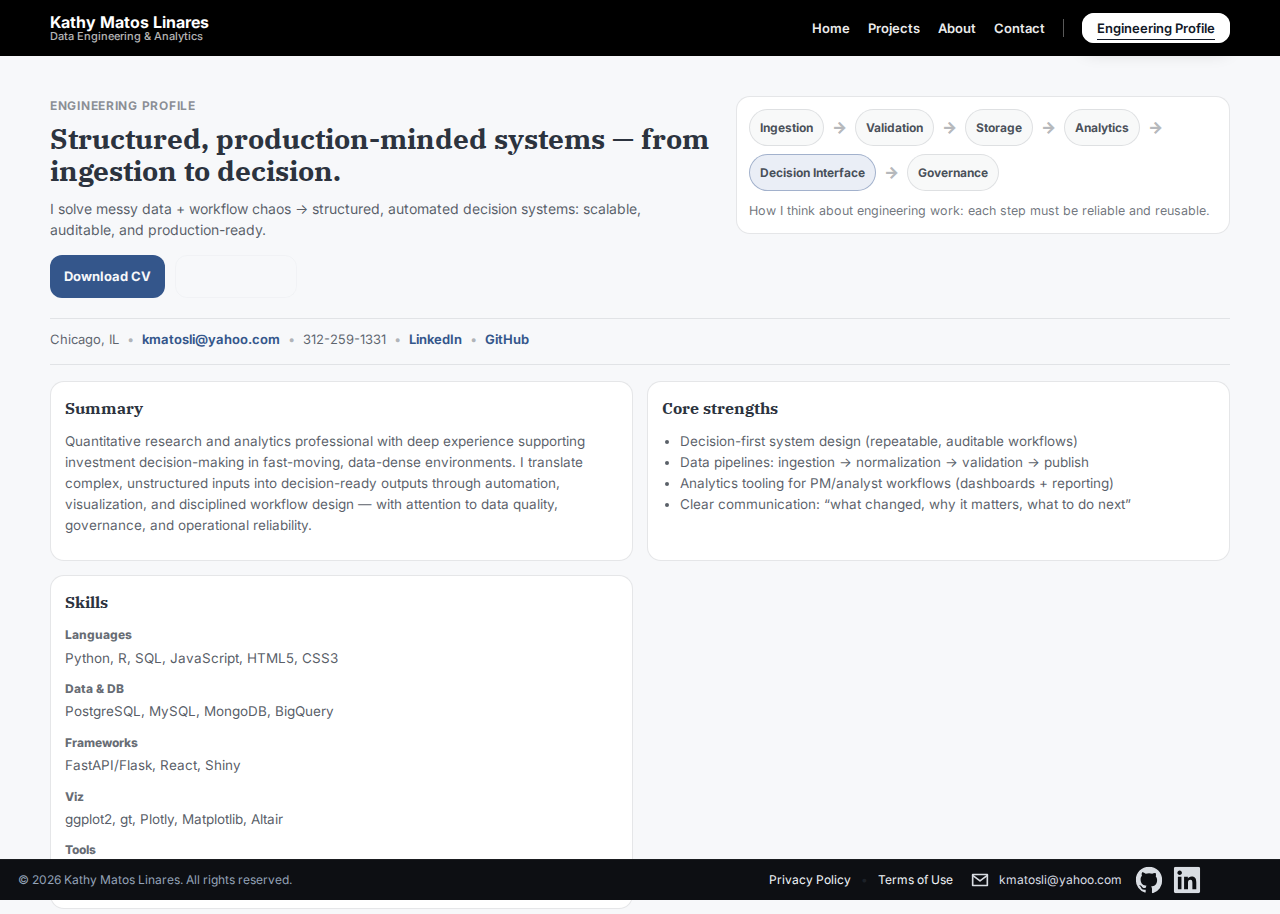
<file: html-css/portfolio-challenge/resume.html>
<!doctype html>
<html lang="en">
  <head>
    <meta charset="UTF-8" />
    <meta name="viewport" content="width=device-width, initial-scale=1.0" />
    <title>Engineering Profile | Kathy Matos Linares</title>

    <link rel="preconnect" href="https://fonts.googleapis.com" />
    <link rel="preconnect" href="https://fonts.gstatic.com" crossorigin />
    <link
      href="https://fonts.googleapis.com/css2?family=Inter:wght@400;500;600;700&family=IBM+Plex+Serif:wght@400;500;600&display=swap"
      rel="stylesheet"
    />

    <link rel="stylesheet" href="css/base.css" />
    <link rel="stylesheet" href="css/layout.css" />
    <link rel="stylesheet" href="css/components.css" />
    <link rel="stylesheet" href="css/resume.css" />

    <!-- IMPORTANT: match index header/footer styling -->
    <link rel="stylesheet" href="css/components/header.css" />
    <link rel="stylesheet" href="css/components/footer.css" />
    <link rel="stylesheet" href="css/components/ui.css" />

    <link rel="stylesheet" href="css/pages.css" />
    <link rel="stylesheet" href="css/responsive.css" />
  </head>

  <body>
    <header class="site-header" role="banner">
      <nav class="container header-inner" aria-label="Primary Navigation">
        <div class="brand">
          <a class="brand-link" href="index.html" aria-label="Go to Home">
            <span class="brand-name">Kathy Matos Linares</span>
            <span class="brand-subtitle">Data Engineering &amp; Analytics</span>
          </a>
        </div>

        <ul class="navlinks">
          <li><a href="index.html">Home</a></li>
          <li><a href="projects.html">Projects</a></li>
          <li><a href="about.html">About</a></li>
          <li><a href="contact.html">Contact</a></li>

          <li class="nav-divider" aria-hidden="true"></li>

          <li>
            <a class="navlink--resume" href="resume.html" aria-current="page"
              >Engineering Profile</a
            >
          </li>
        </ul>
      </nav>
    </header>

    <main class="resume-page">
      <div class="container">
        <section class="resume-hero" aria-label="Engineering Profile header">
          <div class="resume-hero-left">
            <p class="resume-kicker">Engineering Profile</p>
            <h1 class="resume-title">
              Structured, production-minded systems — from ingestion to
              decision.
            </h1>
            <p class="resume-lede">
              I solve messy data + workflow chaos → structured, automated
              decision systems: scalable, auditable, and production-ready.
            </p>

            <div class="resume-actions">
              <a
                class="btn btn-primary"
                href="assets/Kathy_Matos_Linares_CV.pdf"
                download
                >Download CV</a
              >
              <a class="btn btn-secondary" href="projects.html">View Systems</a>
            </div>
          </div>

          <aside class="resume-hero-right" aria-label="System lifecycle">
            <div class="arch-visual">
              <div class="arch-visual-inner">
                <span class="arch-chip">Ingestion</span
                ><span class="arch-arrow">→</span>
                <span class="arch-chip">Validation</span
                ><span class="arch-arrow">→</span>
                <span class="arch-chip">Storage</span
                ><span class="arch-arrow">→</span>
                <span class="arch-chip">Analytics</span
                ><span class="arch-arrow">→</span>
                <span class="arch-chip is-accent">Decision Interface</span
                ><span class="arch-arrow">→</span>
                <span class="arch-chip">Governance</span>
              </div>
              <p class="arch-caption">
                How I think about engineering work: each step must be reliable
                and reusable.
              </p>
            </div>
          </aside>
        </section>

        <section class="resume-meta" aria-label="Contact and links">
          <div class="resume-meta-row">
            <span class="meta-item">Chicago, IL</span>
            <span class="meta-dot">•</span>
            <a class="meta-link" href="mailto:kmatosli@yahoo.com"
              >kmatosli@yahoo.com</a
            >
            <span class="meta-dot">•</span>
            <span class="meta-item">312-259-1331</span>
            <span class="meta-dot">•</span>
            <a
              class="meta-link"
              href="https://www.linkedin.com/in/kathy-matos-070802/"
              target="_blank"
              rel="noreferrer"
              >LinkedIn</a
            >
            <span class="meta-dot">•</span>
            <a
              class="meta-link"
              href="https://github.com/kmatosli"
              target="_blank"
              rel="noreferrer"
              >GitHub</a
            >
          </div>
        </section>

        <!-- The rest of your resume content stays as-is -->
        <section class="resume-grid" aria-label="Resume modules">
          <!-- Summary -->
          <article class="resume-card">
            <h2 class="resume-h2">Summary</h2>
            <p class="resume-p">
              Quantitative research and analytics professional with deep
              experience supporting investment decision-making in fast-moving,
              data-dense environments. I translate complex, unstructured inputs
              into decision-ready outputs through automation, visualization, and
              disciplined workflow design — with attention to data quality,
              governance, and operational reliability.
            </p>
          </article>

          <!-- Core strengths -->
          <article class="resume-card">
            <h2 class="resume-h2">Core strengths</h2>
            <ul class="resume-bullets">
              <li>
                Decision-first system design (repeatable, auditable workflows)
              </li>
              <li>
                Data pipelines: ingestion → normalization → validation → publish
              </li>
              <li>
                Analytics tooling for PM/analyst workflows (dashboards +
                reporting)
              </li>
              <li>
                Clear communication: “what changed, why it matters, what to do
                next”
              </li>
            </ul>
          </article>

          <!-- Skills -->
          <article class="resume-card">
            <h2 class="resume-h2">Skills</h2>

            <div class="skill-block">
              <p class="skill-label">Languages</p>
              <p class="skill-value">Python, R, SQL, JavaScript, HTML5, CSS3</p>
            </div>

            <div class="skill-block">
              <p class="skill-label">Data &amp; DB</p>
              <p class="skill-value">PostgreSQL, MySQL, MongoDB, BigQuery</p>
            </div>

            <div class="skill-block">
              <p class="skill-label">Frameworks</p>
              <p class="skill-value">FastAPI/Flask, React, Shiny</p>
            </div>

            <div class="skill-block">
              <p class="skill-label">Viz</p>
              <p class="skill-value">ggplot2, gt, Plotly, Matplotlib, Altair</p>
            </div>

            <div class="skill-block">
              <p class="skill-label">Tools</p>
              <p class="skill-value">
                GitHub, REST APIs, Docker, Posit Workbench/Connect
              </p>
            </div>
          </article>

          <!-- Experience -->
          <article class="resume-card resume-card--wide">
            <h2 class="resume-h2">Experience</h2>

            <div class="role">
              <div class="role-head">
                <h3 class="role-title">
                  Quantitative Associate — William Blair
                </h3>
                <p class="role-dates">Jan 2007 – Jan 2026</p>
              </div>

              <ul class="resume-bullets">
                <li>
                  Led end-to-end research: question → data sourcing → factor
                  development → testing → production analytics.
                </li>
                <li>
                  Built and maintained pipelines with automated quality checks,
                  documentation, and versioning for auditability.
                </li>
                <li>
                  Designed decision-ready dashboards and reporting frameworks
                  used by PMs and research leadership.
                </li>
                <li>
                  Developed Shiny tools and internal R packages to standardize
                  workflows and accelerate delivery.
                </li>
                <li>
                  Evaluated third-party datasets (incl. ESG), validating
                  coverage and signal behavior before integration.
                </li>
              </ul>
            </div>

            <div class="role role--divider">
              <div class="role-head">
                <h3 class="role-title">
                  Software Engineer Apprenticeship — Coding Temple
                </h3>
                <p class="role-dates">Feb 2026 – Aug 2026</p>
              </div>

              <ul class="resume-bullets">
                <li>
                  Built full-stack applications with React frontends and Flask
                  backends; integrated third-party APIs.
                </li>
                <li>
                  Worked under tight deadlines with iterative delivery and
                  documentation-first project hygiene.
                </li>
              </ul>
            </div>
          </article>

          <!-- Selected systems -->
          <article class="resume-card resume-card--wide">
            <h2 class="resume-h2">Selected systems</h2>

            <div class="proj">
              <h3 class="proj-title">
                Financial Time-Series Analytics &amp; API-Driven Dashboard
              </h3>
              <p class="proj-meta">
                Python • Data pipelines • REST APIs • Validation • Deployment
              </p>
              <ul class="resume-bullets">
                <li>
                  Ingests and normalizes large-scale time-series; computes
                  returns, drawdowns, rolling stats, and relative metrics.
                </li>
                <li>
                  Serves analytics via API endpoints for decoupled front-end
                  consumption and reproducible runs.
                </li>
              </ul>
            </div>

            <div class="proj proj--divider">
              <h3 class="proj-title">
                Quant Factor Research &amp; Commentary Engine
              </h3>
              <p class="proj-meta">
                R • data.table • ggplot2/gt • Shiny • Reporting
              </p>
              <ul class="resume-bullets">
                <li>
                  Ranks factors across markets/periods; handles ties; compares
                  cross-market performance consistently.
                </li>
                <li>
                  Generates decision-ready commentary and institutional-style
                  visuals with repeatable templates.
                </li>
              </ul>
            </div>
          </article>

          <!-- Education -->
          <article class="resume-card">
            <h2 class="resume-h2">Education</h2>
            <p class="resume-p">
              <strong>Coding Temple</strong> — Certificate, Software Engineering
            </p>
            <p class="resume-p">
              <strong>University of Chicago</strong> — B.A., Latin American
              Studies &amp; Economics
            </p>
          </article>

          <!-- Certifications -->
          <article class="resume-card">
            <h2 class="resume-h2">Certifications</h2>
            <ul class="resume-bullets">
              <li>Coding Temple — Full Stack Software Engineer</li>
            </ul>
          </article>
        </section>
      </div>
    </main>

    <footer class="site-footer">
      <div class="container footer-inner">
        <div class="footer-left">
          <p>© 2026 Kathy Matos Linares. All rights reserved.</p>
        </div>

        <div class="footer-right">
          <nav class="footer-legal" aria-label="Legal">
            <a class="footer-link" href="privacy.html">Privacy Policy</a>
            <span class="footer-dot" aria-hidden="true">•</span>
            <a class="footer-link" href="terms.html">Terms of Use</a>
          </nav>

          <a
            href="mailto:kmatosli@yahoo.com"
            class="email-link"
            aria-label="Email Kathy"
          >
            <svg
              viewBox="0 0 24 24"
              width="18"
              height="18"
              fill="none"
              stroke="currentColor"
              stroke-width="1.8"
              stroke-linecap="round"
              stroke-linejoin="round"
              aria-hidden="true"
            >
              <path d="M4 6h16v12H4z"></path>
              <path d="M4 7l8 6 8-6"></path>
            </svg>
            <span>kmatosli@yahoo.com</span>
          </a>

          <a
            href="https://github.com/kmatosli"
            target="_blank"
            rel="noreferrer"
            aria-label="GitHub Profile"
            class="footer-icon"
          >
            <svg
              viewBox="0 0 24 24"
              width="18"
              height="18"
              fill="currentColor"
              aria-hidden="true"
            >
              <path
                d="M12 0C5.37 0 0 5.37 0 12a12 12 0 008.2 11.4c.6.1.8-.26.8-.58
              0-.28-.01-1.02-.02-2-3.34.73-4.04-1.61-4.04-1.61-.55-1.4-1.35-1.77-1.35-1.77
              -1.1-.75.08-.73.08-.73 1.22.08 1.86 1.25 1.86 1.25
              1.08 1.85 2.84 1.32 3.53 1 .1-.78.42-1.32.76-1.62
              -2.66-.3-5.46-1.33-5.46-5.93
              0-1.31.47-2.38 1.24-3.22-.12-.3-.54-1.52.12-3.17
              0 0 1-.32 3.3 1.23a11.4 11.4 0 016 0C17 5.36 18 5.68 18 5.68
              c.66 1.65.24 2.87.12 3.17.77.84 1.24 1.91 1.24 3.22
              0 4.61-2.8 5.62-5.47 5.92.43.37.82 1.1.82 2.22
              0 1.6-.01 2.89-.01 3.29
              0 .32.2.69.81.57A12 12 0 0024 12c0-6.63-5.37-12-12-12z"
              />
            </svg>
          </a>

          <a
            href="https://www.linkedin.com/in/kathy-matos-070802/"
            target="_blank"
            rel="noreferrer"
            aria-label="LinkedIn Profile"
            class="footer-icon"
          >
            <svg
              viewBox="0 0 24 24"
              width="18"
              height="18"
              fill="currentColor"
              aria-hidden="true"
            >
              <path
                d="M20.447 20.452H16.89v-5.569c0-1.328-.027-3.037-1.852-3.037
              -1.853 0-2.136 1.445-2.136 2.939v5.667H9.345V9h3.414v1.561h.046
              c.477-.9 1.637-1.85 3.37-1.85 3.601 0 4.267 2.37 4.267 5.455v6.286zM5.337 7.433
              c-1.144 0-2.063-.926-2.063-2.065 0-1.138.92-2.063 2.063-2.063
              1.14 0 2.064.925 2.064 2.063 0 1.139-.925 2.065-2.064 2.065zM6.956 20.452H3.717V9h3.239v11.452zM22.225 0H1.771C.792 0 0 .774 0 1.727v20.545C0 23.227.792 24 1.771 24h20.451C23.2 24 24 23.227 24 22.273V1.727C24 .774 23.2 0 22.222 0h.003z"
              />
            </svg>
          </a>
        </div>
      </div>
    </footer>
  </body>
</html>
</file>
<file: html-css/event-center/styles/main.css>
body {
  font-family: Arial, sans-serif;
  margin: 0;
  padding: 0;
}

header {
  background: #1f2937;
  padding: 1rem;
}

nav a {
  color: white;
  margin-right: 1rem;
  text-decoration: none;
}

nav a:hover {
  text-decoration: underline;
}

main {
  padding: 2rem;
}

footer {
  background: #f3f4f6;
  padding: 1rem;
  text-align: center;
  margin-top: 2rem;
}
</file>
<file: html-css/figma-landing/css/styles.css>
* {
  margin: 0;
  padding: 0;
  box-sizing: border-box;
}

html {
  scroll-behavior: smooth;
}

html,
body {
  margin: 0;
  padding: 0;
}

body {
  background: #ffffff;
  color: #ffffff;
  font-family: Arial, sans-serif;
}

img {
  display: block;
  max-width: 100%;
}

a {
  text-decoration: none;
}

/* HERO FRAME */
.hero-frame {
  position: relative;
  width: 1280px;
  height: 700px;
  margin: 0 auto;
  background: #080808;
  overflow: hidden;
}

/* HEADER */
.site-header {
  position: absolute;
  top: 0;
  left: 0;
  width: 100%;
}

.nav-box {
  position: absolute;
  top: 0;
  left: 85px;
  width: 1110px;
  height: 70px;
  background: #1b1b1b;
  border-radius: 0 0 8px 8px;
  display: flex;
  align-items: center;
}

.main-nav {
  display: flex;
  gap: 70px;
  margin-left: 95px;
}

.main-nav a {
  font-family: "IBM Plex Mono", monospace;
  font-weight: 400;
  font-size: 14px;
  line-height: 18px;
  letter-spacing: 0.01em;
  color: #9c9c9c;
}

.social-links {
  position: absolute;
  right: 95px;
  top: 25px;
}

.social-links img {
  display: block;
  height: 20px;
  opacity: 0.7;
}

/* HERO */
.hero {
  position: relative;
  width: 100%;
  height: 100%;
}

.hero-text {
  position: absolute;
  left: 180px;
  top: 201px;
  width: 538px;
  display: flex;
  flex-direction: column;
  gap: 30px;
}

.hero-text h1 {
  width: 426px;
  margin: 0;
  font-family: "Raleway", sans-serif;
  font-weight: 800;
  font-size: 44px;
  line-height: 52px;
  color: #ffffff;
}

.hero-text p {
  width: 492px;
  margin: 0;
  font-family: "IBM Plex Mono", monospace;
  font-weight: 400;
  font-size: 14px;
  line-height: 24px;
  letter-spacing: 0.01em;
  color: #9c9c9c;
}

.hero-button {
  display: inline-flex;
  align-items: center;
  justify-content: center;
  width: 307.89px;
  height: 63px;
  padding: 21px 64px;
  box-sizing: border-box;
  background: #3f8e00;
  border: 1px solid #62ba1b;
  border-radius: 4px;
  box-shadow: 0 8px 30px rgba(63, 142, 0, 0.5);
  font-family: "IBM Plex Mono", monospace;
  font-weight: 700;
  font-size: 16px;
  line-height: 21px;
  color: #ffffff;
}

.hero-image {
  position: absolute;
  left: 750px;
  top: 150px;
  width: 350px;
  height: 350px;
}

.hero-image-frame {
  width: 350px;
  height: 350px;
  border-radius: 50%;
  overflow: hidden;
  background: #5a6863;
}

.hero-image-frame img {
  width: 100%;
  height: 100%;
  object-fit: cover;
}

.worked-with-label {
  position: absolute;
  left: 180px;
  top: 557px;
  margin: 0;
  font-family: "IBM Plex Mono", monospace;
  font-weight: 400;
  font-size: 14px;
  line-height: 18px;
  color: #ffffff;
}

.clients-logos {
  position: absolute;
  left: 180px;
  top: 595px;
  width: 920px;
  height: 60px;
}

.clients-logos img {
  width: 920px;
  height: 60px;
  object-fit: contain;
}

/* CASE STUDIES */
.case-studies {
  background: #ffffff;
  padding: 80px 0 120px;
}

.case-studies-container {
  width: 897px;
  margin: 0 auto;
}

.case-studies-header {
  text-align: center;
  margin-bottom: 60px;
}

.case-studies-header h2 {
  margin-bottom: 20px;
  font-family: "Raleway", sans-serif;
  font-weight: 800;
  font-size: 34px;
  line-height: 40px;
  color: #080808;
}

.case-studies-header p {
  width: 570px;
  margin: 0 auto;
  font-family: "IBM Plex Mono", monospace;
  font-weight: 400;
  font-size: 14px;
  line-height: 24px;
  letter-spacing: 0.01em;
  text-align: center;
  color: #9c9c9c;
}

.case-study-row {
  display: flex;
  justify-content: space-between;
  align-items: center;
  margin-bottom: 80px;
}

.case-study-row.reverse {
  flex-direction: row-reverse;
}

.case-study-text {
  width: 421px;
}

.case-study-text h3 {
  margin-bottom: 16px;
  font-family: "Raleway", sans-serif;
  font-weight: 800;
  font-size: 24px;
  line-height: 28px;
  color: #080808;
}

.case-study-text p {
  margin-bottom: 24px;
  font-family: "IBM Plex Mono", monospace;
  font-weight: 400;
  font-size: 14px;
  line-height: 24px;
  letter-spacing: 0.01em;
  color: #9c9c9c;
}

.case-tag {
  display: inline-flex;
  align-items: center;
  height: 24px;
  padding: 0 10px;
  margin-bottom: 20px;
  border-radius: 60px;
  font-family: "IBM Plex Mono", monospace;
  font-weight: 700;
  font-size: 12px;
  line-height: 24px;
  letter-spacing: 0.01em;
}

.fintech {
  background: #fff6e9;
  color: #ffa217;
}

.edtech {
  background: #d0e6ff;
  color: #000aff;
}

.pharma {
  background: #e0fff8;
  color: #2ab090;
}

.case-button {
  display: inline-flex;
  align-items: center;
  justify-content: center;
  padding: 10px 24px;
  border-radius: 4px;
  font-family: "IBM Plex Mono", monospace;
  font-weight: 700;
  font-size: 14px;
  line-height: 18px;
  color: #ffffff;
}

.case-button.orange {
  background: #ffa217;
}

.case-button.blue {
  background: #000aff;
}

.case-button.green {
  background: #2ab090;
}

.case-study-image {
  width: 445px;
  height: 300px;
  border-radius: 6px;
  overflow: hidden;
  background: #d9d9d9;
}

.case-study-image img {
  width: 100%;
  height: 100%;
  object-fit: cover;
}

/* RECENT WORK */
.recent-work-section {
  background: #ffffff;
  padding: 80px 0 120px;
}

.recent-work-container {
  width: 1110px;
  margin: 0 auto;
  position: relative;
}

.recent-work-header {
  text-align: center;
  margin-bottom: 60px;
}

.recent-work-header h2 {
  margin-bottom: 20px;
  font-family: "Raleway", sans-serif;
  font-weight: 800;
  font-size: 34px;
  line-height: 40px;
  color: #080808;
}

.recent-work-header p {
  width: 570px;
  margin: 0 auto;
  font-family: "IBM Plex Mono", monospace;
  font-weight: 400;
  font-size: 14px;
  line-height: 24px;
  letter-spacing: 0.01em;
  text-align: center;
  color: #9c9c9c;
}

.recent-work-grid {
  display: flex;
  justify-content: center;
  gap: 30px;
}

.recent-work-card {
  width: 445px;
}

.recent-work-image {
  width: 445px;
  height: 300px;
  border-radius: 6px;
  overflow: hidden;
  background: #d9d9d9;
  margin-bottom: 40px;
}

.recent-work-image img {
  width: 100%;
  height: 100%;
  object-fit: cover;
}

.recent-work-card h3 {
  margin-bottom: 20px;
  font-family: "Raleway", sans-serif;
  font-weight: 800;
  font-size: 24px;
  line-height: 28px;
  color: #080808;
}

.recent-work-card p {
  width: 421px;
  margin-bottom: 20px;
  font-family: "IBM Plex Mono", monospace;
  font-weight: 400;
  font-size: 14px;
  line-height: 24px;
  letter-spacing: 0.01em;
  color: #9c9c9c;
}

.recent-work-button {
  display: inline-flex;
  align-items: center;
  justify-content: center;
  padding: 10px 24px;
  border-radius: 4px;
  background: #3f8e00;
  border: 1px solid #62ba1b;
  box-shadow: 0 8px 30px rgba(63, 142, 0, 0.3);
  font-family: "IBM Plex Mono", monospace;
  font-weight: 700;
  font-size: 14px;
  line-height: 18px;
  color: #ffffff;
}

/* TESTIMONIALS */
.testimonials-section {
  background: #080808;
  padding: 80px 0;
}

.testimonials-container {
  width: 920px;
  margin: 0 auto;
}

.testimonials-header {
  text-align: center;
  margin-bottom: 60px;
}

.testimonials-header h2 {
  margin-bottom: 12px;
  font-family: "Raleway", sans-serif;
  font-weight: 800;
  font-size: 34px;
  line-height: 40px;
  color: #ffffff;
}

.testimonials-header p {
  width: 570px;
  margin: 0 auto;
  font-family: "IBM Plex Mono", monospace;
  font-size: 14px;
  line-height: 24px;
  letter-spacing: 0.01em;
  color: #9c9c9c;
}

.testimonials-grid {
  display: grid;
  grid-template-columns: repeat(2, 445px);
  gap: 62px 30px;
}

.testimonial-card {
  position: relative;
  min-height: 212px;
}

.quote-mark {
  margin-bottom: 12px;
  font-family: "Raleway", sans-serif;
  font-size: 100px;
  line-height: 0.8;
  color: #ffffff;
}

.testimonial-card p {
  width: 360px;
  margin-bottom: 30px;
  font-family: "IBM Plex Mono", monospace;
  font-size: 14px;
  line-height: 24px;
  letter-spacing: 0.01em;
  color: #9c9c9c;
}

.testimonial-person {
  display: flex;
  align-items: center;
  gap: 20px;
}

.testimonial-person img {
  width: 50px;
  height: 50px;
  border-radius: 50%;
  object-fit: cover;
}

.testimonial-person span {
  font-family: "Raleway", sans-serif;
  font-weight: 700;
  font-size: 18px;
  line-height: 21px;
  color: #ffffff;
}

/* CONTACT */
.contact-section {
  background: #080808;
  padding: 81px 0 80px;
}

.contact-container {
  width: 570px;
  margin: 0 auto;
  text-align: center;
}

.contact-header {
  margin-bottom: 40px;
}

.contact-header h2 {
  margin-bottom: 10px;
  font-family: "Raleway", sans-serif;
  font-weight: 800;
  font-size: 34px;
  line-height: 40px;
  color: #ffffff;
}

.contact-header p {
  width: 570px;
  margin: 0 auto;
  font-family: "IBM Plex Mono", monospace;
  font-size: 14px;
  line-height: 24px;
  letter-spacing: 0.01em;
  color: #9c9c9c;
}

.contact-form {
  width: 350px;
  margin: 0 auto;
  text-align: left;
}

.form-group {
  margin-bottom: 20px;
}

.form-group label {
  display: block;
  margin-bottom: 5px;
  font-family: "IBM Plex Mono", monospace;
  font-weight: 600;
  font-size: 12px;
  line-height: 16px;
  color: #ffffff;
}

.form-group input,
.form-group textarea {
  width: 350px;
  border: 1px solid #d8d8d8;
  border-radius: 4px;
  background: #f8f8f8;
  font-family: "IBM Plex Mono", monospace;
  font-size: 12px;
  line-height: 21px;
  color: #757575;
}

.form-group input {
  height: 40px;
  padding: 0 12px;
}

.form-group textarea {
  height: 120px;
  padding: 12px;
  resize: none;
}

.submit-button {
  display: inline-flex;
  align-items: center;
  justify-content: center;
  width: 350px;
  height: 50px;
  border: 1px solid #62ba1b;
  border-radius: 4px;
  background: #3f8e00;
  box-shadow: 0 8px 30px rgba(63, 142, 0, 0.3);
  font-family: "IBM Plex Mono", monospace;
  font-weight: 700;
  font-size: 14px;
  line-height: 18px;
  color: #ffffff;
  cursor: pointer;
}

/* FOOTER */
.site-footer {
  background: #080808;
  text-align: center;
  padding: 20px 0 30px;
}

.site-footer p {
  font-family: "IBM Plex Mono", monospace;
  font-size: 12px;
  line-height: 16px;
  color: #9c9c9c;
}
</file>
<file: html-css/portfolio-challenge/css/base.css>
/* ============================================================
Make sure you check for the ellipsis to make sure your file is saved. 
Otherwise VS Code won't let you commit.   
base.css — Global foundation (Kathy brand)
   What this file does:
   - Defines design tokens (colors + fonts)
   - Applies safe global defaults (reset-ish)
   - Sets typography defaults (Inter + IBM Plex Serif)
   - DOES NOT define page layout (header/hero/cards grids belong elsewhere)
   ============================================================ */

/* ============================================================
   # ---- Design tokens (colors + typography) ----
   Notes:
   - Header/nav uses pure black (#000000) but should be styled in layout/components,
     not here. We still define a token so other files can reference it.
   ============================================================ */

:root {
  /* ---- Brand colors (from kathyColorList) ---- */

  --k-ink: #2c333e; /* AnchorInk */
  --k-blue-1: #34568b; /* ClassicBlue */
  --k-blue-2: #6889c0; /* Provence */
  --k-blue-3: #b3cde0; /* BabyBlue */
  --k-muted: #7c8488; /* Monument */
  --k-stucco: #a5968c; /* Stucco (rarely used) */
  --k-bg: #f7f8fa; /* OffWhite */
  --k-border: #e5e7eb; /* LightGrey */
  --k-peach: #f5b9a0; /* PeachQuartz (sparingly) */
  --k-corn: #f2e0b2; /* Cornhusk (sparingly) */

  /* ---- Header token  ---- */
  --k-header-bg: #000000; /* Pure Black */

  /* ---- Typography (Serif for structure, Sans for data) ---- */
  --font-sans:
    "Inter", system-ui, -apple-system, "Segoe UI", Roboto, Helvetica, Arial,
    sans-serif;
  --font-serif: "IBM Plex Serif", Georgia, "Times New Roman", Times, serif;

  /* ---- Base type scale ---- */
  --text-base: 16px;
  --line-base: 1.5;

  /* ---- Common radii (use in components/layout files) ---- */
  --radius-sm: 8px;
  --radius-md: 12px;

  /* ---- Focus ring ---- */
  --focus-ring: 0 0 0 3px rgba(104, 137, 192, 0.35); /* Provence @ 35% */
}

/* ============================================================
   Global typography defaults
   ============================================================ */

html {
  height: 100%;
}

body {
  margin: 0;
  overflow: hidden;
  font-family: var(--font-sans);
  color: var(--k-ink);
  background-color: var(--k-bg);
  line-height: 1.6;
}

/* Structural typography */
h1,
h2,
h3,
h4,
h5,
h6 {
  font-family: var(--font-serif);
  font-weight: 600;
  margin: 0;
}

/* ============================================================
   # ---- Header + Nav Styles ----
   What this does:
   - Dark header bar
   - Left brand stacked (name + subtitle)
   - Right nav links inline
   - Divider before Resume
   - Mobile hamburger + collapsible menu
   ============================================================ */

/* ---- Base tokens (adjust later to your palette) ---- */
:root {
  --header-bg: #2f3744;
  --header-border: rgba(255, 255, 255, 0.08);
  --text-primary: #ffffff;
  --text-muted: rgba(255, 255, 255, 0.65);
  --link: rgba(255, 255, 255, 0.78);
  --link-hover: #ffffff;
  --accent: #4aa3ff; /* subtle blue highlight */
}

/* ---- Header shell ---- */
.site-header {
  background: var(--header-bg);
  border-bottom: 1px solid var(--header-border);
}

/* ---- Nav container ---- */
.topnav {
  width: 100%;
}

.topnav__inner {
  max-width: 1100px;
  margin: 0 auto;
  padding: 14px 18px;
  display: flex;
  align-items: center;
  justify-content: space-between;
  gap: 16px;
}

/* ---- Brand (left) ---- */
.brand {
  text-decoration: none;
  display: inline-flex;
  flex-direction: column;
  gap: 2px;
  min-width: 220px; /* helps match screenshot spacing */
}

.brand__name {
  color: var(--text-primary);
  font-weight: 700;
  font-size: 16px;
  letter-spacing: 0.2px;
  line-height: 1.1;
}

.brand__subtitle {
  color: var(--text-muted);
  font-size: 12px;
  line-height: 1.1;
}

/* ---- Nav links (right) ---- */
.navlinks {
  list-style: none;
  display: flex;
  align-items: center;
  gap: 26px;
  margin: 0;
  padding: 0;
}

.navlinks__link {
  text-decoration: none;
  color: var(--link);
  font-size: 13px;
  font-weight: 600;
}

.navlinks__link:hover,
.navlinks__link:focus {
  color: var(--link-hover);
  outline: none;
}

.navlinks__divider {
  width: 1px;
  height: 18px;
  background: var(--header-border);
}

/* Resume link slightly differentiated */
.navlinks__link--resume {
  color: var(--accent);
}

.navlinks__link--resume:hover,
.navlinks__link--resume:focus {
  color: #8bc6ff;
}

/* ---- Hamburger (hidden on desktop) ---- */
.hamburger {
  display: none;
  background: transparent;
  border: 0;
  padding: 8px;
  cursor: pointer;
}

.hamburger__bar {
  display: block;
  width: 22px;
  height: 2px;
  background: rgba(255, 255, 255, 0.8);
  margin: 4px 0;
  border-radius: 2px;
}

/* ============================================================
   # ---- Mobile behavior ----
   - Hide inline nav
   - Show hamburger
   - Toggle nav open/close with .is-open
   ============================================================ */
@media (max-width: 760px) {
  .hamburger {
    display: inline-block;
  }

  .navlinks {
    display: none; /* collapsed by default */
    position: absolute;
    right: 18px;
    top: 56px;
    flex-direction: column;
    align-items: flex-start;
    gap: 14px;
    background: var(--header-bg);
    border: 1px solid var(--header-border);
    border-radius: 10px;
    padding: 14px 14px;
    width: min(240px, calc(100vw - 36px));
    z-index: 50;
  }

  .navlinks.is-open {
    display: flex;
  }

  .navlinks__divider {
    width: 100%;
    height: 1px;
  }

  /* Reduce brand min-width so it doesn't crowd */
  .brand {
    min-width: 0;
  }
}

.container {
  max-width: 1180px;
  margin: 0 auto;
  padding: 0 18px;
}
</file>
<file: html-css/portfolio-challenge/css/layout.css>
/* ============================================================
   # ---- Header Layout ----
   - Black top bar
   - Brand left, nav right
   - Uses flexbox for 1-row layout
   - Header stays fixed height
   - Main is exactly the remaining viewport height
   ============================================================ */

:root {
  --header-h: 56px;
  --footer-h: 42px;
}

.site-header {
  height: var(--header-h);
  background: #000; /* pure black token */
  border-bottom: none;
  box-shadow: none;
}

.header-inner {
  display: flex;
  align-items: center;
  justify-content: space-between;
  gap: 16px;
  /* gives the header height/air */
  height: var(--header-h);
  padding: 0 18px;
}

main {
  height: calc(100vh - var(--header-h) - var(--footer-h));
  overflow: hidden;
  display: flex;
  flex-direction: column;
}

/* ============================================================
   # ---- Hero Layout ----
   - Two column layout (text left, logo right)
   - No scrolling landing: hero fills remaining viewport (visible area of the browswer window) under header
   ============================================================ */

.hero {
  /* dark band like mock up; matches palette */
  background: var(--k-ink); /* AnchorInk */
}

/* Actual two columns container */
.hero-inner {
  display: flex;
  align-items: flex-start;
  justify-content: space-between;
  gap: 36px;

  /* Height strategy:
    - fill screen belwo header without forcing scroll
    - adjust 72px if your header height differs
  */

  padding: 22px 18px;
}

.hero-text {
  flex: 1;
  max-width: 660px;
}

.hero-visual {
  flex: 0 0 360px; /* right column width */
  display: flex;
  align-items: center;
  margin-top: 10px;
  justify-content: center;
}

/* Home panels sit under hero; make them compact */

.home-panels {
  background: var(--k-bg);
  padding: 14px 0 0 0;
}

.home-panels-inner {
  /* Prevent overall page scroll due to panels */
  overflow: hidden;
}

/* Tab panel area: sorta fixed so nothing pushes the page */
.tabpanels {
  margin-top: 12px;
  overflow: hidden;
}

.projects {
  background: var(--k-bg);
  padding: 28px 0 34px 0;
}

.section-head {
  display: flex;
  align-items: baseline;
  justify-content: space-between;
  gap: 16px;
  margin-bottom: 16px;
}

.projects-grid {
  display: flex;
  gap: 16px;
}

.project-card {
  flex: 1;
}

.site-footer {
  position: fixed;
  left: 0;
  right: 0;
  bottom: 0;
  z-index: 50;
  margin-top: 0;
  padding: 0px 0;
}

.site-footer .container {
  padding-top: 0 !important;
  padding-bottom: 0 !important;
}
</file>
<file: html-css/portfolio-challenge/css/components.css>
/* ============================================================
   # ---- Header Components ----
   - Brand typography
   - Nav links styling + divider
   ============================================================ */

.brand-link {
  text-decoration: none;
  display: inline-flex;
  flex-direction: column;
  text-decoration: none;
  line-height: 1.1;
  gap: 2px;
}

.brand-name {
  font-family: var(--font-sans);
  color: var(--k-bg); /* OffWhite */
  font-weight: 700;
  font-size: 16px;
  color: #fff;
  line-height: 1.1;
}

.brand-subtitle {
  font-family: var(--font-sans);
  font-weight: 500;
  font-size: 11px;
  color: rgba(255,255,255,0.72); 
  margin-top: 1px;
  line-height: 1.1;
}

/* --- Nav (right) --- */
.navlinks {
  list-style: none;
  display: flex;
  align-items: center;
  gap: 22px;
  margin: 0;
  padding: 0;
}

.navlinks a {
  font-family: var(--font-sans);
  font-weight: 600;
  font-size: 13px;
  color: #fff;
  text-decoration: none;
  opacity: 0.92;
}

.navlinks a:hover{
    opacity: 1;
    text-decoration: underline;
    text-underline-offset: 6px;
}

.navlinks a:focus-visible {
  outline: 2px solid var(--k-blue-2); /* Provence */
  outline-offset: 3px;
  border-radius: 6px;
  opacity: 1;
}

/* --- Divider before Resume --- */
.nav-divider {
    width: 1px;
    height: 18px;
    background: rgba(255, 255, 255, 0.35);
}

/* --- Resume link (distinct) --- */
.navlink--resume {
    padding: 8px 12px;
    color: var(--k-blue-2);
    border: 1px solid rgba(255, 255, 255, 0.45);
    border-radius: 10px;
    opacity: 1;
    text-decoration: none;
}

.navlink--resume:hover {
    border-color: rgba(255,255,255,0.75);
    text-decoration: none;
}


/* ============================================================
   # ---- Hero Components ----
   - Typography + buttons
   ============================================================ */

.hero-title {
  font-family: var(--font-serif); /*IBM Plex Serif */
  font-weight: 600;

  font-size: clamp(26px, 2.6vw, 36px);
  
  line-height: 1.12;
  letter-spacing: -0.01em;

  margin: 0 0 12px 0;
  color: var(--k-bg); /* OffWhite */

  max-width: 20ch;

  }

.hero-subtitle {
  font-family: var(--font-sans); /*Inter */
  font-weight: 500;
  font-size: 15px;
  line-height: 1.5;
  margin: 0 0 18px 0; /* space befor divider */
  color: rgba(255,255,255,0.78);
  max-width: 56ch;
  
}
/* Barely-there divider line */
.hero-divider {
    height: 1px;
    width: 100%;
    background: rgba(255, 255, 255, 0.16);
    margin: 0 0 14px 0;
}

.hero-tags {
  list-style: none;
  display: flex;
  flex-wrap: wrap;
  gap: 10px;
  margin: 0 0 18px 0; /* space before buttons */
  padding: 0;
}

.tag {
  font-family: var(--font-sans);
  font-size: 12px;
  font-weight: 600;
  color: rgba(255,255,255,0.85);
  border: 1px solid rgba(255,255,255,0.22);
  background: rgba(255, 255, 255, 0.06);
  padding: 7px 10px;
  border-radius: 999px;
}


.hero-specialization {
  margin: 12px 0 0 0;
  font-family: var(--font-sans);
  font-size: 13px;
  line-height: 1.5;
  color: rgba(255,255,255,0.70);
  max-width: 62ch;
}


/* Button primitives (reusable across site) */
.btn {
    display: inline-block;
    padding: 10px 14px;
    border-radius: 12px;
    font-family: var(--font-sans);
    font-weight: 600;
    font-size: 13px;
    text-decoration: none;
}

.btn-primary {
    background: var(--k-blue-1); /* Classic Blue */
    color: var(--k-bg);
}

.btn-primary:hover,
.btn-primary:focus {
    background: var(--k-blue-2); /* Provence */
    color: var(--k-bg);
}

.btn-secondary {
    background: transparent
    color: var(--k-bg);
    borderL 1px solid rgba(229, 231, 235, 0.35); /* LightGrey subtle */
}

.btn-secondary:hover,
.btn-secondary:focus {
    background: var(--k-blue-2); /* Provence */
    color: var(--k-bg);
}

/* Logo styling */
.hero-logo {
    width: min(320px, 40vw);
    max-height: 220px;
    height: auto;
    object-fit: contain;
}

.logo-sheen {
  position: relative;
  display: inline-block;
  border-radius: 16px;     /* match your design softness */
  overflow: hidden;        /* hides the moving light outside bounds */
}

/* the moving light */
.logo-sheen::after {
  content: "";
  position: absolute;
  top: 110%;
  left: -30%;
  width: 160%;
  height: 55%;
  transform: rotate(-12deg);

  background: linear-gradient(
    to right,
    rgba(255,255,255,0) 0%,
    rgba(255,255,255,0.10) 35%,
    rgba(255,255,255,0.22) 50%,
    rgba(255,255,255,0.10) 65%,
    rgba(255,255,255,0) 100%
  );

  animation: sheenUp 9s ease-in-out infinite;
  pointer-events: none;
}

@keyframes sheenUp {
  0%, 55% { top: 115%; opacity: 0; }
  60%     { opacity: 0.25; }
  78%     { top: -60%; opacity: 0.18; }
  100%    { top: -60%; opacity: 0; }
}

/* respect reduced motion */
@media (prefers-reduced-motion: reduce) {
  .logo-sheen::after { animation: none; }
}

.section-title {
  font-family: var(--font-serif);
  font-weight: 600;
  font-size: 18px;
  margin: 0;
  color: var(--k-ink);
}

.section-link {
  font-family: var(--font-sans);
  font-weight: 600;
  font-size: 13px;
  text-decoration: none;
  color: var(--k-blue-1);
}

.section-link:hover {
  text-decoration: underline;
  text-underline-offset: 5px;
}

.project.card {
  border: 1px solid rgba(44, 51, 62, 0.12);
  border-radius: 14px;
  padding: 12px;
  background: #fff;
}

.project-img {
  height: 72px;
  border-radius: 12px;
  background: rgba(104, 137, 192, 0.18);
  margin-bottom: 10px;
}

.project-title {
  font-family: var(--font-sans);
  font-weight: 700;
  font-size: 13px;
  margin: 0 0 6px 0;
  color: var(--k-ink);
}

.project-desc {
  font-family: var(--font-sans);
  font-size: 13px;
  margin: 0;
  color: rgba(44, 51, 62, 0.78);
}

.project-identity{
  margin: 0 0 8px 0 ;
  font-family: var(--font-sans);
  font-size: 12.5px;
  line-height: 1.35;
  color: rgba(44, 51, 62, 0.78);
}

.project-highlights{
  margin: 0 0 10px 0;
  padding-left: 16px;
  font-family: var(--font-sans);
  font-size: 12px;
  color: rgba(44, 51, 62, 0.78);
}

.project-highlights li{
  margin: 0 0 4px 0;
}

.project-tags{
  margin: 0;
  padding: 0;
  list-style: none;
  display: flex;
  flex-wrap: wrap;
  gap: 8px;
}

.project-tags .tag{
  font-size: 11px;
  padding: 6px 9px;
}

/* ============================================================
   # ---- Footer Components ----
   - Stuff
   ============================================================ */


   .site-footer {
      background: #0d0f13;
      border-top: 1px solid rgba(255, 255, 255, 0.06);
      padding: 0px 0;
      height:40px;
      margin: 0;
   }

   .footer-inner {
      display: flex;
      justify-content: space-between;
      align-items: center;
      gap: 16px;
      margin: 0;
   }

   .footer-left {
     font-size: 12px;
     color: #d9dde3;
     opacity: 0.65;
     margin: 0;
   }

   .footer-right {
      display: flex;
      align-items: center;
      gap: 16px;
      margin: 0;
   }

   /* Email */
   .email-link {
      display: flex;
      align-items: center;
      gap: 8px;
      text-decoration: none;
      color: #d9dde3;
      font-size: 12px;
      opacity: 0.85;
      transition: all 0.2s ease;
   }

   .email-link:hover {
    opacity: 1;
   }

   /* Icons */
   .footer-icon {
    color: #d9dde3;
    font-size: 18px;
    opacity: 1;
    transition: all 0.2s ease;
    }

    .footer-icon:hover {
      opacity: 1;
      transform: translateY(-2px);
    }

/* ============================================================
   # ---- Tabs UI  ----
   ============================================================ */ 
   
   .tabs {
      display: flex;
      gap: 10px;
      align-items: center;
      flex-wrap: wrap;
   }

   .tab {
    font-family: var(--font-sans);
    font-weight: 700;
    font-size: 12px;
    letter-spacing: 0.02em;
    padding: 10px 12px;
    border-radius: 999px;
    border: 1px solid rgba(44, 51, 62, 0.14);
    background: #fff;
    color: rgba(44, 51, 62, 0.86);
   }

   .tab.is-active {
      border-color: rgba(52, 86, 139, 0.55);
      background: rgba(104, 137, 192, 0.12);
      color: rgba(44, 51, 62, 0.92);
   }

   .tab:focus-visible {
    outline: 2px solid rgba(104, 137, 192, 0.65);
    outline-offset: 3px;
   }

   /* Panels */

   .tabpanel {
    padding: 10px 0 0 0;
   }

   .section-kicker {
    font-family: var(--font-sans);
    font-size: 12px;
    font-weight: 600;
    color: rgba(44, 51, 62, 0.65);
   }

   /* Capabilities */
   .cap-grid {
     display: flex;
     gap: 14px;
   }

   .cap-col {
    flex: 1;
    border: 1px solid rgba(44, 51, 62, 0.12);
    background: #fff;
    border-radius: 14px;
    padding: 12px 12px;
   }

   .cap-title {
      font-family: var(--font-serif);
      font-weight: 600;
      font-size: 14px;
      margin: 0 0 8px 0;
      color: var(--k-ink);
   }

   .cap-list {
    margin: 0;
    padding-left: 18px;
    color: rgba(44, 51, 62, 0.78);
    font-family: var(--font-sans);
    font-size: 13px;
    }

    /* Architecture strip */
.arch-strip {
  display: flex;
  align-items: center;
  gap: 10px;
  flex-wrap: wrap;
  margin-top: 8px;
}

.arch-node {
  padding: 10px 12px;
  border-radius: 12px;
  border: 1px solid rgba(44, 51, 62, 0.12);
  background: #fff;
  font-family: var(--font-sans);
  font-weight: 700;
  font-size: 12px;
  color: rgba(44, 51, 62, 0.88);
}

.arch-arrow {
  font-family: var(--font-sans);
  font-weight: 800;
  color: rgba(44, 51, 62, 0.45);
}

.arch-note {
  margin-top: 10px;
  font-family: var(--font-sans);
  font-size: 13px;
  color: rgba(44, 51, 62, 0.72);
}

/* Discipline */
.discipline-grid {
  display: grid;
  grid-template-columns: repeat(3, 1fr);
  gap: 10px;
  margin-top: 8px;
}

.discipline-item {
  border: 1px solid rgba(44, 51, 62, 0.12);
  background: #fff;
  border-radius: 14px;
  padding: 12px;
  font-family: var(--font-sans);
  font-weight: 700;
  font-size: 12px;
  color: rgba(44, 51, 62, 0.84);
}
</file>
<file: html-css/portfolio-challenge/css/pages.css>
/* ============================================================
   HOMEPAGE: Hero → Flagship spacing
   - Adds a subtle, senior gap without changing layout math
   ============================================================ */

.home-panels {
  margin-top: 24px;
}

/* =========================
   About page: executive layout
   - Constrain readable width
   - Consistent vertical rhythm
   ========================= */

.page-narrow {
  max-width: 780px; /* within 720–800 target */
  margin: 0 auto; /* centered on container axis */
}

.page-title {
  font-family: var(--font-serif);
  font-weight: 600;
  margin: 0 0 24px 0;
}

.page-lede,
.page-body {
  font-family: var(--font-sans);
  line-height: 1.6;
  margin: 0;
}

.page-lede + .page-lede,
.page-body + .page-body {
  margin-top: 14px;
}

/* Section spacing: 48px above headings, 24px below headings */
.about-section + .about-section {
  margin-top: 48px;
}

.page-h2 {
  font-family: var(--font-serif);
  font-weight: 600;
  margin: 0 0 24px 0;
}

.page-list {
  margin: 0;
  padding-left: 18px;
  line-height: 1.6;
}

.page-list li + li {
  margin-top: 10px;
}

/* CTA block: structured, not decorative */
.cta-block {
  border: 1px solid rgba(44, 51, 62, 0.12);
  border-radius: 14px;
  background: #fff;
  padding: 16px 18px;
}

.cta-links {
  display: flex;
  flex-wrap: wrap;
  gap: 12px 16px;
}

.cta-link {
  font-family: var(--font-sans);
  font-weight: 700;
  font-size: 13px;
  color: var(--k-blue-1);
  text-decoration: underline;
  text-underline-offset: 4px;
}

.cta-link:hover,
.cta-link:focus {
  color: var(--k-blue-2);
}

/* Nav active state (no header.css changes) */
.navlinks a[aria-current="page"] {
  opacity: 1;
  text-decoration: underline;
  text-underline-offset: 6px;
}

.page-narrow {
  max-width: 780px;
  margin: 0 auto;
}

.about-section + .about-section {
  margin-top: 48px;
}

.page-title,
.page-h2 {
  margin: 0 0 24px 0;
}

.page-lede,
.page-body,
.page-list {
  line-height: 1.6;
}

.page-list {
  padding-left: 18px;
}

.page-list li + li {
  margin-top: 10px;
}

.cta-block {
  border: 1px solid rgba(44, 51, 62, 0.12);
  border-radius: 14px;
  padding: 16px 18px;
  background: #fff;
}

.cta-links {
  display: flex;
  gap: 16px;
  flex-wrap: wrap;
}

.cta-link {
  font-weight: 700;
  font-size: 13px;
  text-decoration: underline;
  text-underline-offset: 4px;
}

.navlinks a[aria-current="page"] {
  opacity: 1;
  text-decoration: underline;
  text-underline-offset: 6px;
}

/* =========================
   About page — Strategic Differentiator
   Add to pages.css or about.css
   ========================= */

.page-narrow {
  max-width: 780px;
  margin: 0 auto;
}

.page-kicker {
  margin: 18px 0 10px;
  font-family: var(--font-sans);
  font-size: 12px;
  letter-spacing: 0.12em;
  text-transform: uppercase;
  color: rgba(17, 24, 39, 0.55);
}

.about-hero {
  margin-top: 10px;
}

.page-title {
  margin: 0 0 14px 0;
}

.page-lede {
  margin: 0 0 10px 0;
  font-family: var(--font-sans);
  font-size: 16px;
  line-height: 1.6;
  color: rgba(17, 24, 39, 0.85);
}

.page-body {
  margin: 0;
  font-family: var(--font-sans);
  font-size: 15px;
  line-height: 1.7;
  color: rgba(17, 24, 39, 0.82);
}

.about-section {
  margin-top: 36px;
}

.page-h2 {
  margin: 0 0 14px 0;
}

.page-list {
  margin: 0;
  padding-left: 18px;
  font-family: var(--font-sans);
  font-size: 15px;
  line-height: 1.7;
  color: rgba(17, 24, 39, 0.82);
}

.page-list li + li {
  margin-top: 10px;
}

/* CTA panel */
.cta-panel {
  margin-top: 6px;
  border-radius: 16px;
  padding: 18px 18px;
  background: #111827; /* dark panel */
  color: #fff;
  display: flex;
  justify-content: space-between;
  gap: 16px;
  align-items: center;
  flex-wrap: wrap;
}

.cta-title {
  margin: 0 0 6px 0;
  font-family: var(--font-sans);
  font-weight: 700;
  font-size: 16px;
  line-height: 1.25;
}

.cta-subtitle {
  margin: 0;
  font-family: var(--font-sans);
  font-size: 13px;
  line-height: 1.5;
  color: rgba(255, 255, 255, 0.78);
}

.cta-actions {
  display: flex;
  gap: 10px;
  align-items: center;
  flex-wrap: wrap;
}

/* Buttons (safe minimal styles if you don't already have them) */
.btn {
  display: inline-flex;
  align-items: center;
  justify-content: center;
  padding: 10px 14px;
  border-radius: 12px;
  font-family: var(--font-sans);
  font-size: 13px;
  font-weight: 700;
  text-decoration: none;
  white-space: nowrap;
}

.btn--primary {
  background: #ffffff;
  color: #111827;
}

.btn--ghost {
  border: 1px solid rgba(255, 255, 255, 0.35);
  color: #ffffff;
}
</file>
<file: html-css/portfolio-challenge/css/responsive.css>
/* --- Tablet and down: stack hero and allow wrapping --- */
@media (max-width: 900px) {
  .hero-inner {
    flex-direction: column;
    align-items: flex-start;
    gap: 18px;
  }

  .hero-visual {
    flex: 0 0 auto;
    width: 100%;
    justify-content: flex-start;
  }

  .projects-grid {
    flex-wrap: wrap;
  }

  .project.card {
    flex: 1 1 280px;
  }
}

/* --- Phone: turn on scrolling + simplify fixed heights --- */
@media (max-width: 600px) {
  body {
    overflow: auto; /* undo desktop strategy */
  }

  main {
    height: auto;
    overflow: visible;
  }

  .site-footer {
    position: static; /* footer becomes normal flow */
  }
}
</file>
<file: html-css/portfolio-challenge/css/components/header.css>
/* ============================================================
   FILE: header.css
   PURPOSE:
   - Header styling only (no layout sizing)
   - Brand + navigation
   - Resume CTA variant
   ============================================================ */

/* =========================
   Header appearance
   ========================= */

.site-header {
  background: var(--k-header-bg); /* Pure black */
}

/* =========================
   Brand
   ========================= */

.brand-link {
  display: inline-flex;
  flex-direction: column;
  gap: 1px;
  line-height: 1.05;
  text-decoration: none;
}

.brand-name {
  font-family: var(--font-sans);
  font-weight: 700;
  font-size: 16px;
  line-height: 1.05;
  color: #fff;
}

.brand-subtitle {
  font-family: var(--font-sans);
  font-weight: 500;
  font-size: 11px;
  line-height: 1;
  margin: 0;
  color: rgba(255, 255, 255, 0.72);
}

/* =========================
   Nav
   ========================= */

.navlinks {
  list-style: none;
  display: flex;
  align-items: center;
  gap: 18px;
  margin: 0;
  padding: 0;
}

.navlinks a {
  font-family: var(--font-sans);
  font-weight: 600;
  font-size: 13px;
  line-height: 1;
  color: #ffffff;
  text-decoration: none;
  opacity: 0.92;
  transition: opacity 0.18s ease;
}

.navlinks a:hover {
  opacity: 1;
  text-decoration: underline;
  text-underline-offset: 6px;
}

.navlinks a:focus-visible {
  outline: 2px solid var(--k-blue-2);
  outline-offset: 3px;
  border-radius: 6px;
  opacity: 1;
}

/* =========================
   Divider
   ========================= */

.nav-divider {
  width: 1px;
  height: 18px;
  background: rgba(255, 255, 255, 0.35);
}

/* =========================
   Resume CTA (Engineering Profile)
   FIXED: specificity + visible text
   ========================= */

.navlinks a.navlink--resume {
  background: #ffffff;
  color: #111827; /* dark readable text */

  padding: 6px 14px;
  border-radius: 12px;

  border: 1px solid rgba(255, 255, 255, 0.85);

  /* fixed shadow (previous version invalid) */
  box-shadow: 0 8px 18px rgba(0, 0, 0, 0.18);

  opacity: 1;
  text-decoration: none;

  transition:
    transform 0.18s ease,
    box-shadow 0.18s ease,
    background 0.18s ease;
}

.navlinks a.navlink--resume:hover {
  transform: translateY(-1px);
  box-shadow: 0 12px 24px rgba(0, 0, 0, 0.22);
  text-decoration: none;
}

.navlinks a.navlink--resume:focus-visible {
  outline: 2px solid var(--k-blue-2);
  outline-offset: 3px;
  border-radius: 12px;
}
</file>
<file: html-css/portfolio-challenge/css/components/hero.css>
/* ============================================================
   FILE: hero.css
   TOC (search tokens):
   - Surface: .hero
   - Layout: .hero-inner .hero-text .hero-visual
   - Typography: .hero-title .hero-subtitle .hero-specialization
   - Divider + tags: .hero-divider .hero-tags
   - Logo: .hero-logo .logo-sheen ::after @keyframes sheenUp
   - Motion: prefers-reduced-motion
   ============================================================ */

/* =========================
   Hero surface (appearance)
   ========================= */

.hero {
  background: var(--k-ink); /* AnchorInk */
  color: var(--k-bg); /* readable text on dark */

  /* KEY FIX: shrink vertical footprint */
  padding-top: 16px;
  padding-bottom: 16px;
  border-bottom: 1px solid rgba(255, 255, 255, 0.08); /* subtle transition edge */
}

/* =========================
   Hero layout (structural)
   - Keeps logo from forcing extra height
   ========================= */

.hero-inner {
  display: flex;
  justify-content: space-between;
  align-items: center; /* KEY: vertically center rather than stretch */
  gap: 24px; /* tighter than before */
}

.hero-text {
  min-width: 0; /* prevents overflow issues with long text */
}

.hero-visual {
  display: flex;
  align-items: center;
  justify-content: flex-end; /* align to container edge */
  max-height: 260px;
  min-width: 0;
}

/* =========================
   Hero typography
   ========================= */

.hero-title {
  font-family: var(--font-serif); /* IBM Plex Serif */
  font-weight: 600;
  font-size: clamp(21px, 2.08vw, 29px);
  line-height: 1.12;
  letter-spacing: -0.01em;
  margin: 0 0 10px 0; /* slightly tighter */
  color: var(--k-bg); /* OffWhite */
  max-width: 20ch;
}

.hero-subtitle {
  font-family: var(--font-sans); /* Inter */
  font-weight: 500;
  font-size: 16px; /* requirement */
  line-height: 1.5; /* requirement */
  margin: 0; /* KEY FIX: remove extra bottom space */
  color: #f8fafc; /* keeps strong contrast */
  max-width: 56ch;
}

/* Keep this class for other pages/variants, even if removed from index.html */
.hero-specialization {
  margin: 10px 0 0 0;
  font-family: var(--font-sans);
  font-size: 13px;
  line-height: 1.5;
  color: rgba(255, 255, 255, 0.7);
  max-width: 62ch;
}

/* =========================
   Divider + tags
   ========================= */

.hero-divider {
  height: 1px;
  width: 100%;
  background: rgba(255, 255, 255, 0.16);
  margin: 12px 0 12px 0; /* slightly tighter */
}

.hero-tags {
  list-style: none;
  display: flex;
  flex-wrap: wrap;
  gap: 10px;
  margin: 0; /* KEY FIX: remove extra bottom space */
  padding: 0;
}

/* =========================
   Logo
   - KEY FIX: smaller + responsive clamp
   ========================= */

.hero-logo {
  width: clamp(180px, 22vw, 240px); /* smaller than min(320px, 40vw) */
  height: auto;
  max-height: 220px;
  object-fit: contain;
}

/* sheen wrapper stays intact */
.logo-sheen {
  position: relative;
  display: inline-block;
  border-radius: 16px;
  overflow: hidden;
}

.logo-sheen::after {
  content: "";
  position: absolute;
  top: 110%;
  left: -30%;
  width: 160%;
  height: 55%;
  transform: rotate(-12deg);
  background: linear-gradient(
    to right,
    rgba(255, 255, 255, 0) 0%,
    rgba(255, 255, 255, 0.1) 35%,
    rgba(255, 255, 255, 0.22) 50%,
    rgba(255, 255, 255, 0.1) 65%,
    rgba(255, 255, 255, 0) 100%
  );
  animation: sheenUp 9s ease-in-out infinite;
  pointer-events: none;
}

@keyframes sheenUp {
  0%,
  55% {
    top: 115%;
    opacity: 0;
  }
  60% {
    opacity: 0.25;
  }
  78% {
    top: -60%;
    opacity: 0.18;
  }
  100% {
    top: -60%;
    opacity: 0;
  }
}

/* =========================
   Motion accessibility
   ========================= */

@media (prefers-reduced-motion: reduce) {
  .logo-sheen::after {
    animation: none;
  }
}

@media (min-width: 901px) {
  .hero {
    padding-top: 12px;
    padding-bottom: 12px;
  }

  .hero-inner {
    gap: 18px;
  }

  .hero-title {
    margin-bottom: 8px;
  }

  .hero-visual {
    max-height: 200px;
  }

  .hero-logo {
    max-height: 170px;
  }
}
</file>
<file: html-css/portfolio-challenge/css/components/timeline.css>
/* css/components/timeline.css
   PURPOSE: FAANG-style alternating timeline (stable, no narrow-card collapse)
*/

.timeline {
  --spine-w: 2px;
  --node: 12px;
  --center-col: 72px; /* reserved space for spine + breathing room */
  --gap: 24px;
  --card-pad: 18px;
  --radius: 16px;

  position: relative;
  display: grid;
  gap: 28px;
  margin-top: 18px;
  padding: 6px 0 2px;
}

/* Center spine */
.timeline::before {
  content: "";
  position: absolute;
  left: 50%;
  top: 0;
  bottom: 0;
  width: var(--spine-w);
  transform: translateX(-50%);
  background: rgba(17, 24, 39, 0.14);
  border-radius: 999px;
}

/* ✅ FIX: 3-column grid prevents the right card from getting squeezed */
.timeline-item {
  position: relative;
  display: grid;
  grid-template-columns: minmax(0, 1fr) var(--center-col) minmax(0, 1fr);
  column-gap: var(--gap);
  align-items: start;
  min-height: calc(var(--node) + 8px);
}

/* Node */
.timeline-item::before {
  content: "";
  position: absolute;
  left: 50%;
  top: 18px;
  width: var(--node);
  height: var(--node);
  transform: translateX(-50%);
  border-radius: 999px;
  background: rgba(17, 24, 39, 0.92);
  box-shadow:
    0 0 0 4px rgba(17, 24, 39, 0.1),
    0 8px 18px rgba(0, 0, 0, 0.1);
}

/* Card container */
.timeline-card {
  background: rgba(255, 255, 255, 0.98);
  border: 1px solid rgba(17, 24, 39, 0.1);
  border-radius: var(--radius);
  padding: var(--card-pad);
  box-shadow:
    0 1px 0 rgba(0, 0, 0, 0.02),
    0 10px 26px rgba(0, 0, 0, 0.06);

  /* ✅ FIX: prevent skinny “word-stack” cards */
  width: min(560px, 100%);
  max-width: 100%;
  min-width: 0;

  overflow-wrap: break-word;
  word-break: normal;
  hyphens: auto;
}

/* Left item positions */
.timeline-item--left .timeline-card {
  grid-column: 1;
  justify-self: end;
}

/* Right item positions */
.timeline-item--right .timeline-card {
  grid-column: 3;
  justify-self: start;
}

/* Typography */
.timeline-role {
  font-family: var(--font-serif, "IBM Plex Serif", ui-serif, Georgia, serif);
  font-weight: 600;
  letter-spacing: -0.01em;
  margin: 0 0 6px;
  font-size: 18px;
  color: rgba(17, 24, 39, 0.92);
}

.timeline-meta {
  font-family: var(
    --font-sans,
    Inter,
    system-ui,
    -apple-system,
    Segoe UI,
    Roboto,
    Arial
  );
  font-weight: 600;
  margin: 0 0 10px;
  font-size: 13px;
  color: rgba(17, 24, 39, 0.55);
}

.timeline-desc {
  font-family: var(
    --font-sans,
    Inter,
    system-ui,
    -apple-system,
    Segoe UI,
    Roboto,
    Arial
  );
  margin: 0;
  font-size: 14px;
  line-height: 1.65;
  color: rgba(17, 24, 39, 0.78);
  max-width: 70ch;
}

/* Tags */
.timeline-tags {
  margin-top: 12px;
  display: flex;
  flex-wrap: wrap;
  gap: 8px;
}

.timeline-tags .tag {
  display: inline-flex;
  align-items: center;
  padding: 5px 10px;
  border-radius: 999px;
  border: 1px solid rgba(17, 24, 39, 0.1);
  background: rgba(17, 24, 39, 0.03);
  font-family: var(
    --font-sans,
    Inter,
    system-ui,
    -apple-system,
    Segoe UI,
    Roboto,
    Arial
  );
  font-weight: 700;
  font-size: 12px;
  color: rgba(17, 24, 39, 0.65);
}

/* Connector stubs (subtle, optional) */
.timeline-item--left .timeline-card,
.timeline-item--right .timeline-card {
  position: relative;
}

.timeline-item--left .timeline-card::after {
  content: "";
  position: absolute;
  top: 24px;
  right: -14px;
  width: 14px;
  height: 2px;
  background: rgba(17, 24, 39, 0.12);
}

.timeline-item--right .timeline-card::before {
  content: "";
  position: absolute;
  top: 24px;
  left: -14px;
  width: 14px;
  height: 2px;
  background: rgba(17, 24, 39, 0.12);
}

/* Mobile: single column */
@media (max-width: 900px) {
  .timeline {
    padding-left: 18px;
  }

  .timeline::before {
    left: 12px;
    transform: none;
  }

  .timeline-item {
    grid-template-columns: 1fr;
  }

  .timeline-item::before {
    left: 12px;
    transform: none;
  }

  .timeline-item--left .timeline-card,
  .timeline-item--right .timeline-card {
    grid-column: 1;
    justify-self: stretch;
    width: 100%;
    margin-left: 20px;
  }

  .timeline-item--left .timeline-card::after,
  .timeline-item--right .timeline-card::before {
    display: none;
  }
}
</file>
<file: html-css/portfolio-challenge/css/components/footer.css>
/* ============================================================
   FILE: footer.css
   TOC (search tokens):
   - Footer surface: .site-footer
   - Container alignment: .site-footer .container
   - Row layout: .footer-inner .footer-left .footer-right
   - Legal links: .footer-legal .footer-link .footer-dot
   - Contact: .email-link
   - Icons: .footer-icon
   - SVG baseline fix: .site-footer svg
   ============================================================ */

/* =========================
   Footer surface (appearance)
   ========================= */

.site-footer {
  background: #0d0f13;
  border-top: 1px solid rgba(255, 255, 255, 0.06);
  line-height: 1;
}

/* =========================
   Container alignment (structural)
   IMPORTANT:
   - Do NOT override .container width/padding here
   - This is what keeps header/footer aligned
   ========================= */

.site-footer .container {
  height: 100%;
  display: flex;
  align-items: center;
  padding-top: 0;
  padding-bottom: 0;
}

/* =========================
   Footer row layout
   ========================= */

.footer-inner {
  width: 100%;
  display: flex;
  justify-content: space-between;
  align-items: center;
  gap: 16px;
}

.footer-left {
  font-size: 12px;
  color: #94a3b8;
  opacity: 1;
}

.footer-left p {
  margin: 0;
}

.footer-right {
  display: flex;
  align-items: center;
  gap: 16px;
}

/* =========================
   Legal links
   ========================= */

.footer-legal {
  display: flex;
  align-items: center;
  gap: 10px;
  font-family: var(--font-sans);
  font-size: 12px;
  opacity: 1;
}

.footer-link {
  color: #f1f5f9;
  text-decoration: none;
}

.footer-link:hover {
  text-decoration: underline;
  text-underline-offset: 4px;
}

.footer-dot {
  opacity: 0.5;
}

/* =========================
   Email link (icon + text)
   ========================= */

.email-link {
  display: inline-flex;
  align-items: center;
  gap: 8px;
  text-decoration: none;
  color: #d9dde3;
  font-size: 12px;
  opacity: 1;
  transition: opacity 0.2s ease;
}

.email-link:hover {
  opacity: 1;
}

/* =========================
   Icons
   ========================= */

.footer-icon {
  display: inline-flex;
  align-items: center;
  justify-content: center;
  color: #d9dde3;
  opacity: 1;
  transform: scale(1.2);
  transform-origin: center;
  transition:
    transform 0.2s ease,
    opacity 0.2s ease;
}

.footer-icon:hover {
  transform: translateY(-2px);
  opacity: 1;
}

/* SVG baseline fix */
.site-footer svg {
  display: block;
}

.footer-icon svg {
  width: 22px;
  height: 22px;
}

.email-link svg {
  width: 22px;
  height: 22px;
}
</file>
<file: html-css/portfolio-challenge/css/about.css>
/* about.css
   MODE: About Page Hero Compression — Fold Visibility Guaranteed

   IMPORTANT:
   - This file does NOT define a new hero background.
   - The hero background MUST come from css/components/hero.css (same as homepage).
   - Compression is achieved by:
     1) reducing padding + margins
     2) reducing type scale
     3) capping hero visual height on desktop
     4) preventing margin-collapsing artifacts
*/

/* ============================================================
   Desktop scroll behavior for About
   - If layout.css locks overflow hidden for all pages on desktop,
     About must override to allow remaining content to scroll.
   ============================================================ */
@media (min-width: 901px) {
  body.page-about {
    overflow: auto;
    height: auto;
  }

  body.page-about main {
    height: auto;
    overflow: visible;
  }
}

/* ============================================================
   HERO COMPRESSION (REQ-1, REQ-3, REQ-4, REQ-2)
   ============================================================ */

.page-about .hero {
  /* REQ-1: Hero height must be capped; never 100vh */
  min-height: unset;
  height: auto;

  /* REQ-4: Prevent margin-collapsing from first child */
  padding-top: 1px; /* tiny pad prevents collapse without visual impact */
  overflow: clip; /* ensures max-height behaves predictably */
}

@media (min-width: 901px) {
  .page-about .hero {
    /* REQ-1: hard cap on desktop */
    max-height: 420px;
  }
}

/* REQ-4: Remove excess header-to-hero gap + tighten inner spacing */
.page-about .hero-inner {
  display: grid;
  grid-template-columns: 1.25fr 0.75fr;

  /* reduced from 2.25rem+; helps fold visibility */
  gap: 1.6rem;

  /* align to top so the card doesn't force vertical centering space */
  align-items: start;

  /* REQ-1: reduce padding-block to compress hero */
  padding-top: 18px;
  padding-bottom: 14px;
}

/* REQ-3: Match homepage-type scale (sane clamp + tighter line-height + margins) */
.page-about .hero-left h1 {
  font-weight: 600;
  letter-spacing: -0.02em;
  line-height: 1.04;

  /* tighten margins */
  margin: 0 0 10px;

  /* compressed scale: avoids oversized H1 pushing below-fold content */
  font-size: clamp(2rem, 3.05vw, 3.25rem);
}

/* Paragraph compression */
.page-about .hero-subtext {
  line-height: 1.52;
  font-size: 1rem;

  /* tighter spacing between paragraphs */
  margin: 0 0 10px;

  max-width: 58ch;
}

/* CTA spacing tighter */
.page-about .hero-actions {
  margin-top: 12px;
}

/* ============================================================
   FOLD GUARANTEE (REQ-2)
   ------------------------------------------------------------
   This ensures the next section is visible on common laptop
   viewports (1366×768, 1440×900):
   - Hero max-height: 420px (desktop)
   - Hero inner padding: 18px top / 14px bottom
   - H1 max size: 3.25rem; paragraph size: 1rem with tight margins
   - Next section top padding reduced
   ============================================================ */

/* Immediately beneath hero: bring content up */
.page-about .about-philosophy {
  padding-top: 22px; /* reduced so grid/cards show on initial load */
}

/* ============================================================
   KML CARD (keep, but ensure it doesn’t inflate hero height)
   ============================================================ */

.page-about .kml-card {
  border-radius: 22px;
  border: 1px solid rgba(255, 255, 255, 0.08);
  background: linear-gradient(
    180deg,
    rgba(255, 255, 255, 0.06),
    rgba(255, 255, 255, 0.03)
  );
  box-shadow: 0 18px 60px rgba(0, 0, 0, 0.35);

  /* slightly smaller to help the cap */
  padding: 1.15rem;
  max-width: 340px;
  margin-left: auto;
}

.page-about .kml-card-inner {
  border-radius: 16px;
  border: 1px solid rgba(255, 255, 255, 0.07);
  padding: 1.05rem;
  background: rgba(0, 0, 0, 0.18);
}

.page-about .kml-mark {
  text-align: center;
  font-weight: 700;
  letter-spacing: 0.12em;
  font-size: 0.9rem;
  padding: 0.65rem 0;
  border-radius: 12px;
  background: rgba(255, 255, 255, 0.05);
  border: 1px solid rgba(255, 255, 255, 0.08);
  margin-bottom: 0.75rem;
}

.page-about .kml-stack {
  list-style: none;
  padding: 0;
  margin: 0;
  display: grid;
  gap: 0.45rem;
}

.page-about .kml-stack li {
  font-weight: 600;
  font-size: 0.75rem;
  letter-spacing: 0.06em;
  color: rgba(255, 255, 255, 0.78);
  text-align: center;
  padding: 0.5rem 0.6rem;
  border-radius: 12px;
  background: rgba(255, 255, 255, 0.04);
  border: 1px solid rgba(255, 255, 255, 0.07);
}

/* ============================================================
   SECTIONS (unchanged visual intent; keep your structure)
   ============================================================ */

.page-about .about-section {
  padding: 3rem 0;
}

/* Light body area below hero */
.page-about .about-section:not(.hero) {
  background: #ffffff;
  color: #121417;
}

.page-about .about-grid {
  display: grid;
  grid-template-columns: 1fr 1fr;
  gap: 2rem;
  align-items: start;
}

.page-about .about-section h2 {
  font-weight: 700;
  letter-spacing: -0.01em;
  margin: 0 0 0.9rem;
  font-size: 1.65rem;
}

.page-about .about-lede {
  color: rgba(0, 0, 0, 0.72);
  line-height: 1.62;
  margin: 0 0 1.25rem;
  max-width: 70ch;
}

/* Stats */
.page-about .about-stats {
  display: grid;
  grid-template-columns: repeat(3, minmax(0, 1fr));
  gap: 1.25rem;
  border-top: 1px solid rgba(0, 0, 0, 0.08);
  padding-top: 1.25rem;
  margin-top: 1.25rem;
}

.page-about .stat-value {
  font-weight: 800;
  font-size: 2.1rem;
  letter-spacing: -0.02em;
  margin-bottom: 0.2rem;
}

.page-about .stat-label {
  color: rgba(0, 0, 0, 0.58);
  font-weight: 600;
  font-size: 0.95rem;
}

/* Card */
.page-about .card {
  background: #ffffff;
  border-radius: 16px;
  border: 1px solid rgba(0, 0, 0, 0.08);
  box-shadow: 0 10px 24px rgba(0, 0, 0, 0.06);
  padding: 2rem;
}

.page-about .competencies h3 {
  margin: 0 0 1.1rem;
  font-weight: 700;
  font-size: 1.2rem;
}

.page-about .competency-grid {
  display: grid;
  grid-template-columns: 1fr 1fr;
  gap: 1.1rem;
}

.page-about .competency {
  display: flex;
  align-items: center;
  gap: 0.75rem;
  padding: 0.6rem 0.7rem;
  border-radius: 12px;
  background: rgba(0, 0, 0, 0.02);
  border: 1px solid rgba(0, 0, 0, 0.06);
}

.page-about .competency-icon {
  width: 36px;
  height: 36px;
  display: grid;
  place-items: center;
  border-radius: 10px;
  background: rgba(0, 0, 0, 0.04);
}

.page-about .competency-text {
  font-weight: 600;
  color: rgba(0, 0, 0, 0.78);
}

/* ============================================================
   TIMELINE (kept)
   ============================================================ */

.page-about .section-header {
  display: flex;
  align-items: baseline;
  justify-content: space-between;
  gap: 1rem;
  margin-bottom: 2rem;
}

.page-about .section-link {
  font-weight: 700;
  text-decoration: none;
  color: rgba(0, 0, 0, 0.75);
}

.page-about .section-link:hover {
  text-decoration: underline;
}

.page-about .timeline {
  display: grid;
  gap: 3rem;
}

.page-about .timeline-item {
  display: grid;
  grid-template-columns: 1fr 44px 1fr;
  gap: 2rem;
  align-items: start;
}

.page-about .timeline-mid {
  position: relative;
  display: grid;
  justify-items: center;
}

.page-about .timeline-dot {
  width: 18px;
  height: 18px;
  border-radius: 999px;
  background: #111;
  border: 6px solid rgba(0, 0, 0, 0.12);
  margin-top: 0.2rem;
}

.page-about .timeline-dot.is-muted {
  background: rgba(0, 0, 0, 0.5);
}

.page-about .timeline-line {
  width: 2px;
  height: 100%;
  background: rgba(0, 0, 0, 0.12);
  margin-top: 0.75rem;
  border-radius: 2px;
}

.page-about .role-title {
  font-weight: 800;
  margin: 0;
  font-size: 1.2rem;
  letter-spacing: -0.01em;
}

.page-about .role-meta {
  margin-top: 0.25rem;
  font-weight: 600;
  color: rgba(0, 0, 0, 0.62);
}

.page-about .role-desc {
  margin-top: 0.65rem;
  line-height: 1.62;
  color: rgba(0, 0, 0, 0.72);
  margin-bottom: 0;
  max-width: 68ch;
}

.page-about .tag-row {
  display: flex;
  flex-wrap: wrap;
  gap: 0.65rem;
  justify-content: flex-start;
  padding-top: 0.35rem;
}

.page-about .tag {
  display: inline-flex;
  align-items: center;
  padding: 0.42rem 0.65rem;
  border-radius: 999px;
  font-weight: 700;
  font-size: 0.85rem;
  color: rgba(0, 0, 0, 0.66);
  background: rgba(0, 0, 0, 0.04);
  border: 1px solid rgba(0, 0, 0, 0.08);
}

/* ============================================================
   CONTACT CARD (kept)
   ============================================================ */

.page-about .about-contact {
  background: #ffffff;
  padding-top: 2rem;
}

.page-about .contact-card {
  display: flex;
  align-items: center;
  justify-content: space-between;
  gap: 2rem;
  border-radius: 16px;
  border: 1px solid rgba(0, 0, 0, 0.08);
  padding: 2rem;
  background: rgba(0, 0, 0, 0.02);
}

.page-about .contact-actions {
  display: flex;
  gap: 0.75rem;
  flex-wrap: wrap;
}

/* ============================================================
   FOOTER ICON FIX (does not redesign footer; hides text fallbacks)
   ============================================================ */

.site-footer .footer-icon span {
  display: none; /* prevents "GitHub LinkedIn" text fallbacks */
}

/* ============================================================
   RESPONSIVE
   ============================================================ */

@media (max-width: 900px) {
  .page-about .hero {
    max-height: none;
  }

  .page-about .hero-inner {
    grid-template-columns: 1fr;
    padding-bottom: 1rem;
  }

  .page-about .kml-card {
    max-width: 100%;
    margin-left: 0;
  }

  .page-about .about-grid {
    grid-template-columns: 1fr;
  }

  .page-about .timeline-item {
    grid-template-columns: 1fr;
    gap: 1rem;
  }

  .page-about .timeline-mid {
    display: none;
  }

  .page-about .contact-card {
    flex-direction: column;
    align-items: flex-start;
  }
}

/* ============================================================
   ABOUT HERO: final compression for fold visibility
   ============================================================ */
@media (min-width: 901px) {
  .page-about .hero {
    max-height: 320px; /* lower than 360 */
    overflow: hidden; /* enforce the cap */
  }

  .page-about .hero-inner {
    padding-top: 14px; /* tighten */
    padding-bottom: 12px;
  }

  .page-about .hero-left h1 {
    font-size: clamp(1.9rem, 2.7vw, 3rem);
    line-height: 1.03;
    margin-bottom: 8px;
  }

  .page-about .hero-subtext {
    font-size: 0.98rem;
    line-height: 1.48;
    margin-bottom: 8px;
    max-width: 66ch;
  }

  .page-about .hero-actions {
    margin-top: 10px;
  }
}

/* Force button styling on About (in case global btn styles don't apply) */
.page-about .btn.btn-primary {
  display: inline-flex;
  align-items: center;
  justify-content: center;
  padding: 0.85rem 1.05rem;
  border-radius: 999px;
  text-decoration: none;
  font-weight: 600;
  border: 1px solid transparent;
  background: rgba(255, 255, 255, 0.92);
  color: #0b0d10;
}

.page-about .btn.btn-primary:hover {
  opacity: 0.95;
}

/* ============================================================
   ABOUT PAGE: enable internal scroll inside main (desktop)
   Reason: html/body are overflow:hidden globally in layout.css.
   About is longer than 1 screen, so main must scroll here.
   ============================================================ */
@media (min-width: 901px) {
  body.page-about main {
    overflow-y: auto; /* allow scrolling for About content */
    overflow-x: hidden;
    -webkit-overflow-scrolling: touch;
  }
}

.page-about main {
  background: transparent; /* or match site bg token if you have one */
}

.page-about .about-section:first-of-type {
  margin-top: 0;
  padding-top: 0;
}

.page-about .hero {
  padding-top: 28px;
  padding-bottom: 28px;
}

.page-about .hero h1 {
  font-size: clamp(36px, 4vw, 56px);
  line-height: 1.05;
  margin-bottom: 14px;
}

.page-about .hero .hero-subtext {
  font-size: 18px;
  line-height: 1.55;
  max-width: 60ch;
}

/* ============================================================
   ABOUT: FORCE SCROLL ON DESKTOP (override layout.css no-scroll)
   ============================================================ */
@media (min-width: 901px) {
  html {
    overflow-y: auto !important;
    height: auto !important;
  }

  body.page-about {
    overflow-y: auto !important;
    height: auto !important;
  }

  body.page-about main {
    height: auto !important;
    overflow: visible !important;
    display: block !important; /* kills the flex constraint from layout.css */
    padding-bottom: calc(var(--footer-h) + 24px);
  }
}
</file>
<file: html-css/portfolio-challenge/css/contact.css>
/* css/contact.css — CONTACT PAGE ONLY
   Goal: compact, enterprise-grade, consistent with homepage system.
   NOTE: No page background is hardcoded. We inherit the site background.
*/

.contact-page {
  /* Layout */
  padding: 18px 0 28px;
}

.contact-page .container {
  /* Uses the global .container width/axis; this just prevents overly-wide content if needed */
  max-width: 980px;
}

/* -------------------------------------------------------------------------- */
/* Typography — reuse your global font vars (as used in pages.css)             */
/* -------------------------------------------------------------------------- */
.contact-page h1,
.contact-page h2,
.contact-page h3 {
  font-family: var(--font-serif);
}

.contact-page p,
.contact-page li,
.contact-page a,
.contact-page span {
  font-family: var(--font-sans);
}

/* -------------------------------------------------------------------------- */
/* Surface tokens (transparent overlays that work on your homepage background) */
/* -------------------------------------------------------------------------- */
.contact-page {
  --c-surface: rgba(255, 255, 255, 0.05);
  --c-surface-2: rgba(255, 255, 255, 0.08);
  --c-border: rgba(255, 255, 255, 0.14);
  --c-border-strong: rgba(255, 255, 255, 0.18);

  --c-text: rgba(255, 255, 255, 0.92);
  --c-muted: rgba(255, 255, 255, 0.74);
  --c-muted-2: rgba(255, 255, 255, 0.62);

  --c-shadow: 0 16px 38px rgba(0, 0, 0, 0.35);
  --c-shadow-soft: 0 10px 24px rgba(0, 0, 0, 0.22);

  --c-radius: 16px;
  --c-radius-sm: 12px;

  --c-focus: 2px solid rgba(255, 255, 255, 0.88);
  --c-focus-offset: 3px;
}

/* If your site is viewed in light mode, keep readability without flipping the whole page */
@media (prefers-color-scheme: light) {
  .contact-page {
    --c-surface: rgba(17, 24, 39, 0.04);
    --c-surface-2: rgba(17, 24, 39, 0.06);
    --c-border: rgba(17, 24, 39, 0.12);
    --c-border-strong: rgba(17, 24, 39, 0.18);

    --c-text: rgba(17, 24, 39, 0.96);
    --c-muted: rgba(17, 24, 39, 0.72);
    --c-muted-2: rgba(17, 24, 39, 0.6);

    --c-shadow: 0 14px 32px rgba(17, 24, 39, 0.12);
    --c-shadow-soft: 0 10px 22px rgba(17, 24, 39, 0.08);

    --c-focus: 2px solid rgba(17, 24, 39, 0.92);
  }
}

/* Safety: don’t let shared CSS accidentally recolor */
.contact-page h1,
.contact-page h2,
.contact-page h3,
.contact-page p,
.contact-page li {
  color: var(--c-text);
}

/* -------------------------------------------------------------------------- */
/* HERO — reduced header-to-hero gap + side CTA                               */
/* -------------------------------------------------------------------------- */
.contact-hero {
  padding: 12px 0 14px; /* tight like homepage */
  border-bottom: 1px solid var(--c-border);
}

.contact-hero__inner {
  display: flex;
  justify-content: space-between;
  align-items: flex-start;
  gap: 18px;
}

.contact-eyebrow {
  margin: 0 0 10px;
  letter-spacing: 0.14em;
  text-transform: uppercase;
  font-size: 0.82rem;
  color: var(--c-muted);
}

.contact-hero__copy h1 {
  margin: 0 0 10px;
  line-height: 1.12;
  font-weight: 600;
  font-size: clamp(30px, 3.1vw, 44px); /* matches your big homepage feel */
  color: var(--c-text);
}

.contact-subtitle {
  margin: 0 0 12px;
  max-width: 62ch;
  color: var(--c-muted);
  line-height: 1.5;
}

/* Chips (compressed) */
.contact-hero__areas {
  display: flex;
  flex-wrap: wrap;
  gap: 10px 12px;
  align-items: center;
  margin: 0;
}

.areas-label {
  color: var(--c-muted-2);
  font-size: 0.95rem;
}

.areas-chips {
  list-style: none;
  padding: 0;
  margin: 0;
  display: flex;
  flex-wrap: wrap;
  gap: 10px;
}

.chip {
  padding: 8px 10px;
  border-radius: 999px;
  border: 1px solid var(--c-border);
  background: var(--c-surface-2);
  color: var(--c-text);
  font-size: 0.92rem;
  line-height: 1;
  white-space: nowrap;
}

/* Right-side CTA */
.contact-hero__cta {
  flex: 0 0 auto;
  min-width: 180px;
  display: flex;
  flex-direction: column;
  align-items: flex-end;
  gap: 8px;
  padding-top: 22px; /* aligns with headline baseline */
}

.cta-hint {
  margin: 0;
  font-size: 0.9rem;
  color: var(--c-muted-2);
  text-align: right;
  max-width: 26ch;
}

/* -------------------------------------------------------------------------- */
/* Buttons — minimal, page-scoped                                              */
/* -------------------------------------------------------------------------- */
.contact-page .btn {
  display: inline-flex;
  align-items: center;
  justify-content: center;
  text-decoration: none;
  border-radius: 999px;
  padding: 12px 16px;
  font-weight: 600;
  line-height: 1;
  border: 1px solid transparent;
  transition:
    transform 120ms ease,
    box-shadow 120ms ease,
    background-color 120ms ease,
    border-color 120ms ease;
  user-select: none;
}

.contact-page .btn:focus-visible {
  outline: var(--c-focus);
  outline-offset: var(--c-focus-offset);
}

.contact-page .btn-primary {
  background: var(--c-text);
  color: rgba(0, 0, 0, 0.9);
  box-shadow: var(--c-shadow-soft);
}

.contact-page .btn-primary:hover {
  transform: translateY(-1px);
  box-shadow: var(--c-shadow);
}

.contact-page .btn-secondary {
  background: var(--c-surface-2);
  border-color: var(--c-border-strong);
  color: var(--c-text);
}

.contact-page .btn-secondary:hover {
  transform: translateY(-1px);
  box-shadow: var(--c-shadow-soft);
}

/* -------------------------------------------------------------------------- */
/* SECTION HEAD                                                                */
/* -------------------------------------------------------------------------- */
.contact-engagement {
  padding: 16px 0 10px; /* reduced dead space */
}

.section-head {
  display: flex;
  align-items: baseline;
  justify-content: space-between;
  gap: 14px;
  margin: 14px 0 14px;
}

.section-title {
  margin: 0;
  line-height: 1.2;
  font-weight: 600;
  font-size: 1.55rem;
}

.section-subtitle {
  margin: 0;
  color: var(--c-muted);
  line-height: 1.5;
  max-width: 70ch;
}

/* -------------------------------------------------------------------------- */
/* Cards — 3 columns desktop, subtle hover lift                                */
/* -------------------------------------------------------------------------- */
.cards-grid {
  display: grid;
  grid-template-columns: repeat(3, minmax(0, 1fr));
  gap: 14px;
}

.card {
  border: 1px solid var(--c-border);
  background: var(--c-surface);
  border-radius: var(--c-radius);
  box-shadow: var(--c-shadow-soft);
  padding: 14px;
  transition:
    transform 120ms ease,
    box-shadow 120ms ease;
}

.card:hover {
  transform: translateY(-2px);
  box-shadow: var(--c-shadow);
}

.card__header {
  margin-bottom: 10px;
  padding-bottom: 10px;
  border-bottom: 1px solid var(--c-border);
}

.card__title {
  margin: 0 0 8px;
  line-height: 1.2;
  font-weight: 600;
  font-size: 1.12rem;
}

.card__desc {
  margin: 0;
  color: var(--c-muted);
  line-height: 1.45;
}

.card__label {
  margin: 0 0 8px;
  color: var(--c-muted-2);
  font-size: 0.95rem;
  font-weight: 700;
}

.card__label--optional {
  margin-top: 12px;
}

.card__list {
  margin: 0 0 10px;
  padding-left: 18px;
  color: var(--c-text);
  line-height: 1.5;
}

.card__list li {
  margin: 6px 0;
}

.card__list--optional li {
  color: var(--c-muted);
}

.card__close {
  margin: 0;
  color: var(--c-muted);
  line-height: 1.45;
}

/* -------------------------------------------------------------------------- */
/* Response strip — compact, no dead space                                     */
/* -------------------------------------------------------------------------- */
.response-strip {
  margin-top: 14px;
  padding: 14px;
  border-radius: var(--c-radius);
  border: 1px solid var(--c-border-strong);
  background: var(--c-surface-2);
  box-shadow: var(--c-shadow-soft);
}

.response-strip__inner {
  display: grid;
  grid-template-columns: 1.35fr 0.65fr;
  gap: 14px;
  align-items: center;
}

.response-strip__title {
  margin: 0 0 8px;
  font-weight: 600;
  font-size: 1.25rem;
}

.response-strip__text {
  margin: 0;
  color: var(--c-muted);
  line-height: 1.5;
  max-width: 80ch;
}

.response-strip__cta {
  display: flex;
  flex-direction: column;
  gap: 10px;
  align-items: flex-start;
  justify-content: center;
}

.response-strip__note {
  margin: 0;
  color: var(--c-muted-2);
  font-size: 0.95rem;
  line-height: 1.35;
}

/* -------------------------------------------------------------------------- */
/* Responsive                                                                  */
/* -------------------------------------------------------------------------- */
@media (max-width: 980px) {
  .contact-hero__inner {
    flex-direction: column;
    gap: 10px;
  }

  .contact-hero__cta {
    padding-top: 0;
    align-items: flex-start;
  }

  .section-head {
    flex-direction: column;
    align-items: flex-start;
  }

  .cards-grid {
    grid-template-columns: repeat(2, minmax(0, 1fr));
  }

  .response-strip__inner {
    grid-template-columns: 1fr;
  }

  .response-strip__cta {
    flex-direction: row;
    flex-wrap: wrap;
    align-items: center;
  }
}

@media (max-width: 640px) {
  .contact-page {
    padding: 14px 0 24px;
  }

  .cards-grid {
    grid-template-columns: 1fr;
  }
}

@media (prefers-reduced-motion: reduce) {
  .contact-page .btn,
  .card {
    transition: none;
  }

  .contact-page .btn-primary:hover,
  .contact-page .btn-secondary:hover,
  .card:hover {
    transform: none;
  }
}
</file>
<file: html-css/portfolio-challenge/css/components/project.css>
/* ============================================================
   FILE: project.css
   PURPOSE:
   - Make cards compact
   - Remove excess bottom whitespace
   - Keep original font sizes
   - Fix: remove stretching + tighten CTA + make tags readable on white cards
   - NEW: Pin CTA bottom-right without adding height
   ============================================================ */

/* =========================
   Card shell
   ========================= */

.project.card {
  border: 1px solid rgba(44, 51, 62, 0.12);
  border-radius: 14px;
  background: #fff;
  transition:
    transform 0.18s ease,
    box-shadow 0.18s ease,
    border-color 0.18s ease;
  box-shadow: 0 10px 24px rgba(0, 0, 0, 0.08);

  padding: 16px;
  align-self: flex-start;
  overflow: visible;
  height: auto;
  min-height: 0;

  /* NEW: anchor the absolute CTA */
  position: relative;
}

.project.card:hover {
  transform: translateY(-2px);
  box-shadow: 0 14px 30px rgba(0, 0, 0, 0.12);
  border-color: rgba(44, 51, 62, 0.22);
}

/* =========================
   Icon chip
   ========================= */

.project-icon {
  width: 36px;
  height: 36px;
  border-radius: 10px;
  background: rgba(104, 137, 192, 0.16);
  display: inline-flex;
  align-items: center;
  justify-content: center;
  margin: 0 0 6px 0;
}

.project-icon svg {
  width: 16px;
  height: 16px;
  stroke: currentColor;
  fill: none;
  stroke-width: 1.6;
  display: block;
}

/* =========================
   Card header row (icon + title)
   - saves vertical space by placing title beside icon
   ========================= */

.project-head {
  display: flex;
  align-items: center;
  gap: 10px;
  margin: 0 0 6px 0; /* replaces stacked spacing */
}

/* remove bottom margin when icon sits in the header row */
.project-head .project-icon {
  margin: 0;
  flex: 0 0 auto;
}

/* keep titles on one line to save height (ellipsis allowed) */
.project-head .project-title {
  margin: 0;
  white-space: nowrap;
  overflow: hidden;
  text-overflow: ellipsis;
  min-width: 0;
}

/* =========================
   Typography (UNCHANGED)
   ========================= */

.project-title {
  font-family: var(--font-sans);
  font-weight: 700;
  font-size: 14px;
  margin: 0 0 6px 0;
  color: var(--k-ink);
}

.project-identity {
  font-family: var(--font-sans);
  font-size: 13px;
  line-height: 1.35;
  margin: 0 0 8px 0;
  color: rgba(44, 51, 62, 0.78);
}

/* =========================
   Highlights
   ========================= */

.project-highlights {
  margin: 0;
  padding-left: 16px;
  font-size: 16px;
  line-height: 1.55;
  margin-top: 12px;
}

.project-highlights li {
  margin: 0;
}

.project-highlights li + li {
  margin-top: 8px;
}

/* =========================
   Tags
   ========================= */

.project-tags {
  list-style: none;
  display: flex;
  flex-wrap: wrap;
  gap: 4px;
  margin: 6px 0 0 0;
  padding: 0;
}

/* REMOVE BOTTOM WHITESPACE */
.project-tags:last-child {
  margin-bottom: 0;
}

/* Prevent margin collapse from last child */
.project.card > *:last-child {
  margin-bottom: 0;
}

/* your existing size rule */
.project-tags .tag {
  font-size: 10px;
  padding: 0;
}

/* FIX: tags were inheriting global white-on-transparent styles (ui.css) */
.project.card .tag {
  color: rgba(44, 51, 62, 0.85);
  border: 1px solid rgba(44, 51, 62, 0.18);
  background: rgba(44, 51, 62, 0.04);
}

/* ============================================================
   HARD OVERRIDES (wins against ui.css / global .card rules)
   - removes bottom whitespace
   - prevents flex "space-between" stretch
   - NEW: reserve space for bottom-right CTA
   ============================================================ */

.project.card {
  height: auto !important;
  min-height: 0 !important;
  display: block !important;

  /* IMPORTANT:
     This used to be 14px !important which prevents CTA pinning.
     We reserve space so CTA doesn't overlap tags. */
  padding-bottom: 42px !important;
}

.project.card > *:last-child {
  margin-bottom: 0 !important;
  padding-bottom: 0 !important;
}

.project-highlights,
.project-tags {
  margin-bottom: 0 !important;
}

.project-tags {
  padding-bottom: 0 !important;
}

/* ============================================================
   Desktop/Laptop: compact cards WITHOUT stretching height
   ============================================================ */

@media (min-width: 901px) {
  .project.card {
    padding: 14px 16px !important; /* slightly tighter */
    padding-bottom: 42px !important; /* keep CTA reserve */
    display: block !important;
    height: auto !important;
    min-height: 0 !important;
  }

  /* keep project-head spacing tight on desktop */
  .project-head {
    margin-bottom: 6px !important;
  }

  /* ensure the default bottom margin doesn't re-add height */
  .project-title {
    margin-bottom: 6px !important;
  }

  .project-identity {
    line-height: 1.45 !important;
    margin-bottom: 8px !important;
  }

  .project-highlights {
    margin: 8px 0 0 0;
    padding-left: 18px;
    line-height: 1.4;
  }

  .project-highlights li {
    margin: 0;
  }

  .project-highlights li + li {
    margin-top: 6px !important;
  }

  .project-tags {
    margin-top: 8px !important;
    gap: 8px !important;
  }

  .project-tags .tag {
    font-size: 11px !important;
    padding: 4px 8px !important;
  }
}

/* =========================
   CTA
   - NEW: bottom-right pinned, does not add whitespace
   ========================= */

.project-cta {
  display: inline-block;
  margin-top: 0; /* remove flow spacing */
  font-family: var(--font-sans);
  font-weight: 600;
  font-size: 13px;
  line-height: 1.1;
  color: var(--k-blue-1);
  text-decoration: underline;
  text-underline-offset: 3px;

  /* pin bottom-right inside the card */
  position: absolute;
  right: 14px;
  bottom: 12px;
  white-space: nowrap;
}

.project-cta:hover {
  color: var(--k-blue-2);
}

.section-kicker {
  margin: 0 0 10px 0;
  font-family: var(--font-sans);
  font-size: 13px;
  line-height: 1.35;
  color: rgba(44, 51, 62, 0.7);
}
</file>
<file: html-css/portfolio-challenge/css/components/ui.css>
/* Button primitives (reusable across site) */
.btn {
  display: inline-block;
  padding: 10px 14px;
  border-radius: 12px;
  font-family: var(--font-sans);
  font-weight: 600;
  font-size: 13px;
  text-decoration: none;
}

.btn-primary {
  background: var(--k-blue-1); /* Classic Blue */
  color: var(--k-bg);
}

.btn-primary:hover,
.btn-primary:focus {
  background: var(--k-blue-2); /* Provence */
  color: var(--k-bg);
}

.btn-secondary {
  background: transparent;
  color: var(--k-bg);
  border: 1px solid rgba(229, 231, 235, 0.35); /* LightGrey subtle */
}

.btn-secondary:hover,
.btn-secondary:focus {
  background: var(--k-blue-2); /* Provence */
  color: var(--k-bg);
}

.tag {
  font-family: var(--font-sans);
  font-size: 12px;
  font-weight: 600;
  color: rgba(255, 255, 255, 0.85);
  border: 1px solid rgba(255, 255, 255, 0.22);
  background: rgba(255, 255, 255, 0.06);
  padding: 7px 10px;
  border-radius: 999px;
}

.section-title {
  font-family: var(--font-serif);
  font-weight: 600;
  font-size: 18px;
  margin: 0;
  color: var(--k-ink);
}

.section-link {
  font-family: var(--font-sans);
  font-weight: 600;
  font-size: 13px;
  text-decoration: none;
  color: var(--k-blue-1);
}

.section-link:hover {
  text-decoration: underline;
  text-underline-offset: 5px;
}

.section-kicker {
  font-family: var(--font-sans);
  font-size: 12px;
  font-weight: 600;
  color: rgba(44, 51, 62, 0.65);
}
</file>
<file: html-css/portfolio-challenge/css/resume.css>
/* Resume page only — keep consistent with your existing tokens/fonts */

.resume-page {
  background: var(--k-bg);
  padding: 22px 0 34px 0;
}

/* Top hero block (compact, not poster-board tall) */
.resume-hero {
  display: grid;
  grid-template-columns: 1.35fr 1fr;
  gap: 18px;
  align-items: start;
  padding: 18px 0 10px 0;
}

.resume-kicker {
  font-family: var(--font-sans);
  font-weight: 700;
  font-size: 12px;
  letter-spacing: 0.06em;
  text-transform: uppercase;
  color: rgba(44, 51, 62, 0.55);
  margin: 0 0 8px 0;
}

.resume-title {
  font-family: var(--font-serif);
  font-weight: 650;
  font-size: 28px;
  line-height: 1.15;
  margin: 0 0 10px 0;
  color: var(--k-ink);
}

.resume-lede {
  font-family: var(--font-sans);
  font-size: 14px;
  line-height: 1.55;
  margin: 0 0 14px 0;
  color: rgba(44, 51, 62, 0.78);
  max-width: 70ch;
}

.resume-actions {
  display: flex;
  gap: 10px;
  flex-wrap: wrap;
}

/* Small visual: architecture strip */
.arch-visual {
  border: 1px solid rgba(44, 51, 62, 0.12);
  border-radius: 14px;
  background: #fff;
  padding: 12px;
}

.arch-visual-inner {
  display: flex;
  flex-wrap: wrap;
  align-items: center;
  gap: 8px;
}

.arch-chip {
  font-family: var(--font-sans);
  font-weight: 700;
  font-size: 12px;
  padding: 8px 10px;
  border-radius: 999px;
  border: 1px solid rgba(44, 51, 62, 0.12);
  background: rgba(44, 51, 62, 0.03);
  color: rgba(44, 51, 62, 0.86);
}

.arch-chip.is-accent {
  border-color: rgba(52, 86, 139, 0.4);
  background: rgba(104, 137, 192, 0.14);
}

.arch-arrow {
  font-family: var(--font-sans);
  font-weight: 900;
  color: rgba(44, 51, 62, 0.35);
}

.arch-caption {
  margin: 10px 0 0 0;
  font-family: var(--font-sans);
  font-size: 12.5px;
  color: rgba(44, 51, 62, 0.68);
}

/* Contact row */
.resume-meta {
  margin-top: 10px;
  padding: 10px 0 14px 0;
  border-top: 1px solid rgba(44, 51, 62, 0.1);
  border-bottom: 1px solid rgba(44, 51, 62, 0.1);
}

.resume-meta-row {
  font-family: var(--font-sans);
  font-size: 13px;
  color: rgba(44, 51, 62, 0.75);
  display: flex;
  flex-wrap: wrap;
  gap: 8px;
  align-items: center;
}

.meta-link {
  color: var(--k-blue-1);
  text-decoration: none;
  font-weight: 650;
}

.meta-link:hover {
  text-decoration: underline;
  text-underline-offset: 4px;
}

.meta-dot {
  color: rgba(44, 51, 62, 0.35);
}

/* Cards grid */
.resume-grid {
  margin-top: 16px;
  display: grid;
  grid-template-columns: 1fr 1fr;
  gap: 14px;
}

.resume-card {
  border: 1px solid rgba(44, 51, 62, 0.12);
  background: #fff;
  border-radius: 14px;
  padding: 14px;
  transition:
    transform 160ms ease,
    box-shadow 160ms ease;
}

/* subtle hover only */
.resume-card:hover {
  transform: translateY(-2px);
  box-shadow: 0 10px 24px rgba(0, 0, 0, 0.06);
}

.resume-card--wide {
  grid-column: 1 / -1;
}

.resume-h2 {
  font-family: var(--font-serif);
  font-weight: 650;
  font-size: 16px;
  margin: 0 0 10px 0;
  color: var(--k-ink);
}

.resume-p {
  font-family: var(--font-sans);
  font-size: 13.5px;
  line-height: 1.55;
  margin: 0 0 10px 0;
  color: rgba(44, 51, 62, 0.78);
}

.resume-bullets {
  margin: 0;
  padding-left: 18px;
  font-family: var(--font-sans);
  font-size: 13.5px;
  line-height: 1.55;
  color: rgba(44, 51, 62, 0.78);
}

.skill-block {
  margin-bottom: 10px;
}

.skill-label {
  font-family: var(--font-sans);
  font-weight: 800;
  font-size: 12px;
  margin: 0 0 3px 0;
  color: rgba(44, 51, 62, 0.72);
}

.skill-value {
  font-family: var(--font-sans);
  font-size: 13.5px;
  margin: 0;
  color: rgba(44, 51, 62, 0.8);
}

.role-head {
  display: flex;
  justify-content: space-between;
  gap: 12px;
  align-items: baseline;
}

.role-title,
.proj-title {
  font-family: var(--font-sans);
  font-weight: 800;
  font-size: 14px;
  margin: 0 0 6px 0;
  color: var(--k-ink);
}

.role-dates {
  font-family: var(--font-sans);
  font-size: 12.5px;
  color: rgba(44, 51, 62, 0.55);
  margin: 0;
}

.role--divider,
.proj--divider {
  margin-top: 14px;
  padding-top: 14px;
  border-top: 1px solid rgba(44, 51, 62, 0.1);
}

.proj-meta {
  font-family: var(--font-sans);
  font-size: 12.5px;
  margin: 0 0 10px 0;
  color: rgba(44, 51, 62, 0.62);
}

/* Responsive */
@media (max-width: 900px) {
  .resume-hero {
    grid-template-columns: 1fr;
  }
  .resume-grid {
    grid-template-columns: 1fr;
  }
}
</file>
